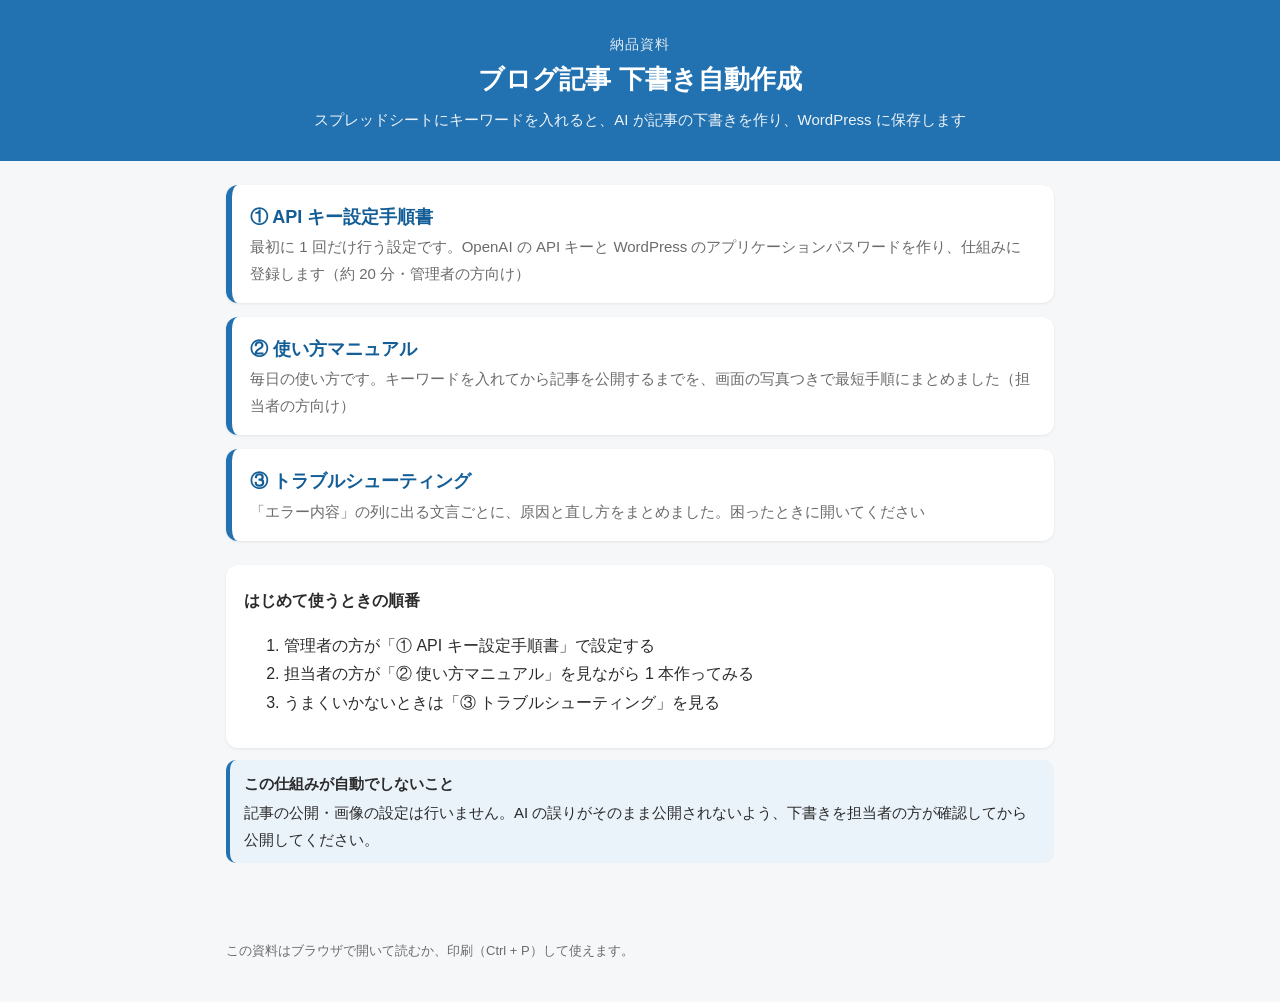
<file: docs/client/index.html>
<!DOCTYPE html>
<html lang="ja">
<head>
<meta charset="utf-8">
<meta name="viewport" content="width=device-width, initial-scale=1">
<title>ブログ記事 下書き自動作成 納品資料</title>
<link rel="stylesheet" href="style.css">
</head>
<body>
<header class="cover">
  <p class="kind">納品資料</p>
  <h1>ブログ記事 下書き自動作成</h1>
  <p>スプレッドシートにキーワードを入れると、AI が記事の下書きを作り、WordPress に保存します</p>
</header>
<main>
  <div class="docs">
    <a class="doc" href="api-setup.html">
      <div class="t">① API キー設定手順書</div>
      <div class="d">最初に 1 回だけ行う設定です。OpenAI の API キーと WordPress のアプリケーションパスワードを作り、仕組みに登録します（約 20 分・管理者の方向け）</div>
    </a>
    <a class="doc" href="manual.html">
      <div class="t">② 使い方マニュアル</div>
      <div class="d">毎日の使い方です。キーワードを入れてから記事を公開するまでを、画面の写真つきで最短手順にまとめました（担当者の方向け）</div>
    </a>
    <a class="doc" href="troubleshooting.html">
      <div class="t">③ トラブルシューティング</div>
      <div class="d">「エラー内容」の列に出る文言ごとに、原因と直し方をまとめました。困ったときに開いてください</div>
    </a>
  </div>

  <div class="card">
    <p><strong>はじめて使うときの順番</strong></p>
    <ol>
      <li>管理者の方が「① API キー設定手順書」で設定する</li>
      <li>担当者の方が「② 使い方マニュアル」を見ながら 1 本作ってみる</li>
      <li>うまくいかないときは「③ トラブルシューティング」を見る</li>
    </ol>
  </div>

  <div class="note">
    <strong>この仕組みが自動でしないこと</strong>
    記事の公開・画像の設定は行いません。AI の誤りがそのまま公開されないよう、下書きを担当者の方が確認してから公開してください。
  </div>
</main>
<footer>この資料はブラウザで開いて読むか、印刷（Ctrl + P）して使えます。</footer>
</body>
</html>
</file>
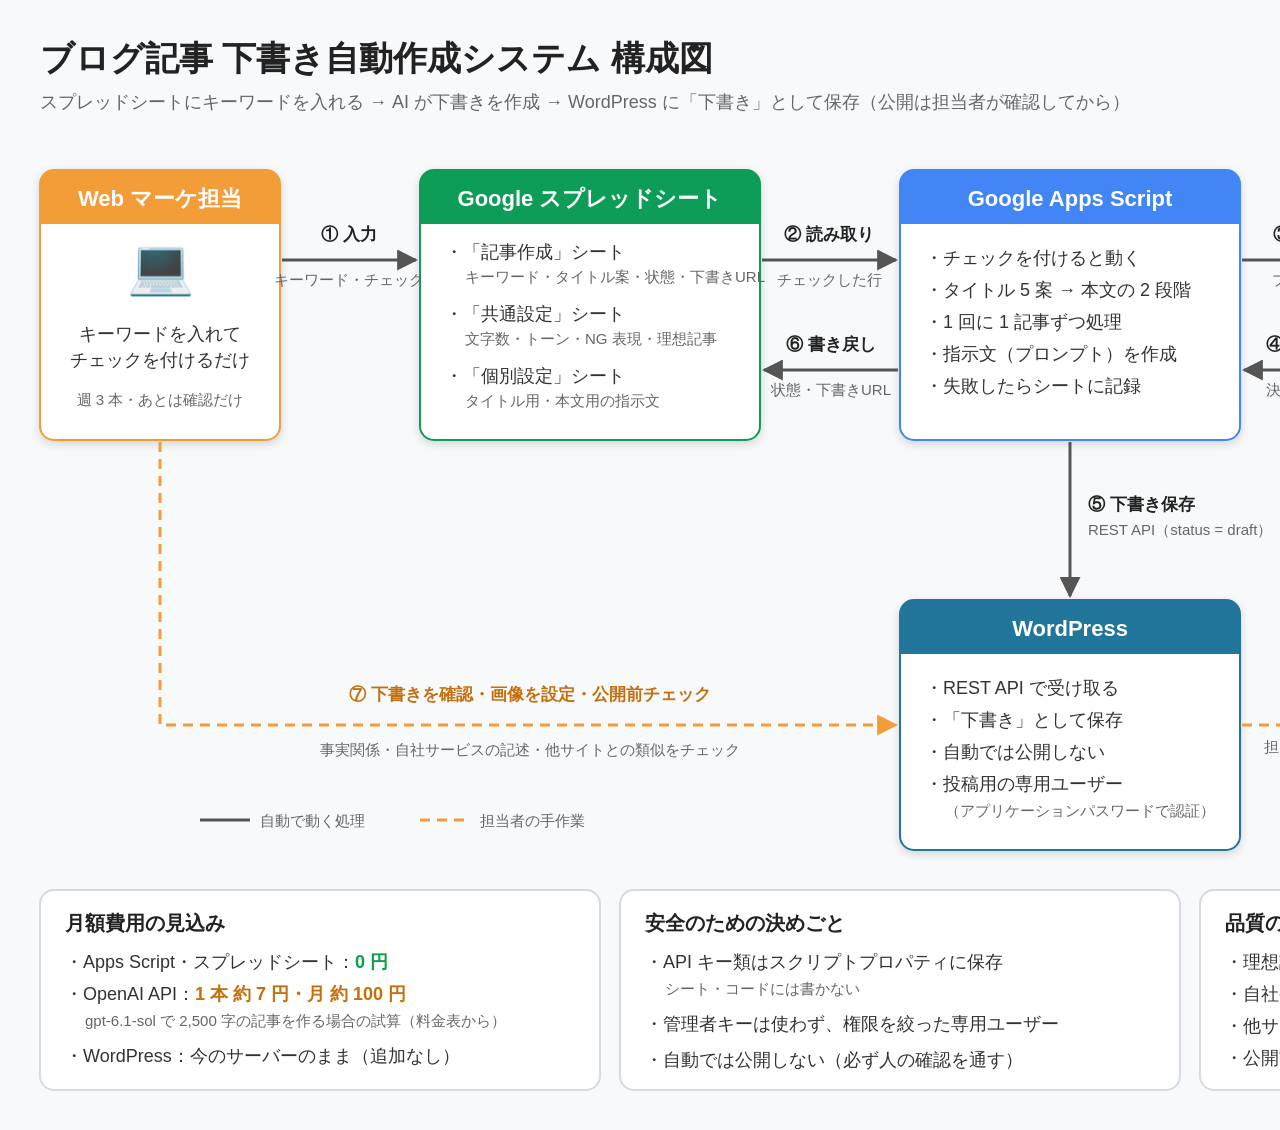
<file: architecture.html>
<!DOCTYPE html>
<html><head><meta charset="utf-8">
<style>
  html,body{margin:0;padding:0;background:#fff;}
  svg{display:block;font-family:"Yu Gothic UI","Yu Gothic","Meiryo",sans-serif;}
  .h{font-size:22px;font-weight:700;fill:#fff;}
  .b{font-size:18px;fill:#333;}
  .l{font-size:17px;fill:#222;font-weight:600;}
  .s{font-size:15px;fill:#666;}
  .t{font-size:20px;font-weight:700;fill:#222;}
  .line{stroke:#555;stroke-width:3;fill:none;marker-end:url(#arw);}
  .manual{stroke:#F29D38;stroke-dasharray:10 7;marker-end:url(#arwO);}
</style></head>
<body>
<svg width="1800" height="1130" viewBox="0 0 1800 1130" xmlns="http://www.w3.org/2000/svg">
  <defs>
    <marker id="arw" viewBox="0 0 10 10" refX="9" refY="5" markerWidth="7" markerHeight="7" orient="auto-start-reverse">
      <path d="M0,0 L10,5 L0,10 z" fill="#555"/>
    </marker>
    <marker id="arwO" viewBox="0 0 10 10" refX="9" refY="5" markerWidth="7" markerHeight="7" orient="auto-start-reverse">
      <path d="M0,0 L10,5 L0,10 z" fill="#F29D38"/>
    </marker>
    <filter id="sh" x="-5%" y="-5%" width="110%" height="115%">
      <feDropShadow dx="0" dy="3" stdDeviation="4" flood-opacity="0.15"/>
    </filter>
  </defs>

  <rect width="1800" height="1130" fill="#F7F9FB"/>
  <text x="40" y="70" style="font-size:34px;font-weight:700;fill:#222">ブログ記事 下書き自動作成システム 構成図</text>
  <text x="40" y="108" class="s" style="font-size:18px">スプレッドシートにキーワードを入れる → AI が下書きを作成 → WordPress に「下書き」として保存（公開は担当者が確認してから）</text>

  <!-- マーケ担当 -->
  <g filter="url(#sh)">
    <rect x="40" y="170" width="240" height="270" rx="14" fill="#fff" stroke="#F29D38" stroke-width="2"/>
    <path d="M40,184 a14,14 0 0 1 14,-14 h212 a14,14 0 0 1 14,14 v40 h-240 z" fill="#F29D38"/>
  </g>
  <text x="160" y="206" class="h" text-anchor="middle">Web マーケ担当</text>
  <text x="160" y="285" style="font-size:54px" text-anchor="middle">💻</text>
  <text x="160" y="340" class="b" text-anchor="middle">キーワードを入れて</text>
  <text x="160" y="366" class="b" text-anchor="middle">チェックを付けるだけ</text>
  <text x="160" y="405" class="s" text-anchor="middle">週 3 本・あとは確認だけ</text>

  <!-- スプレッドシート -->
  <g filter="url(#sh)">
    <rect x="420" y="170" width="340" height="270" rx="14" fill="#fff" stroke="#0F9D58" stroke-width="2"/>
    <path d="M420,184 a14,14 0 0 1 14,-14 h312 a14,14 0 0 1 14,14 v40 h-340 z" fill="#0F9D58"/>
  </g>
  <text x="590" y="206" class="h" text-anchor="middle">Google スプレッドシート</text>
  <text x="445" y="258" class="b">・「記事作成」シート</text>
  <text x="465" y="282" class="s">キーワード・タイトル案・状態・下書きURL</text>
  <text x="445" y="320" class="b">・「共通設定」シート</text>
  <text x="465" y="344" class="s">文字数・トーン・NG 表現・理想記事</text>
  <text x="445" y="382" class="b">・「個別設定」シート</text>
  <text x="465" y="406" class="s">タイトル用・本文用の指示文</text>

  <!-- GAS -->
  <g filter="url(#sh)">
    <rect x="900" y="170" width="340" height="270" rx="14" fill="#fff" stroke="#4285F4" stroke-width="2"/>
    <path d="M900,184 a14,14 0 0 1 14,-14 h312 a14,14 0 0 1 14,14 v40 h-340 z" fill="#4285F4"/>
  </g>
  <text x="1070" y="206" class="h" text-anchor="middle">Google Apps Script</text>
  <text x="925" y="264" class="b">・チェックを付けると動く</text>
  <text x="925" y="296" class="b">・タイトル 5 案 → 本文の 2 段階</text>
  <text x="925" y="328" class="b">・1 回に 1 記事ずつ処理</text>
  <text x="925" y="360" class="b">・指示文（プロンプト）を作成</text>
  <text x="925" y="392" class="b">・失敗したらシートに記録</text>

  <!-- OpenAI API -->
  <g filter="url(#sh)">
    <rect x="1380" y="170" width="380" height="270" rx="14" fill="#fff" stroke="#4A4F57" stroke-width="2"/>
    <path d="M1380,184 a14,14 0 0 1 14,-14 h352 a14,14 0 0 1 14,14 v40 h-380 z" fill="#4A4F57"/>
  </g>
  <text x="1570" y="206" class="h" text-anchor="middle">OpenAI API（ChatGPT）</text>
  <text x="1405" y="264" class="b">・ChatGPT と同じ GPT モデル</text>
  <text x="1405" y="296" class="b">・使った分だけの従量課金</text>
  <text x="1425" y="322" class="s">（ChatGPT の月額プランとは別の契約）</text>
  <text x="1405" y="360" class="b">・出力：タイトル 5 案、導入／</text>
  <text x="1405" y="388" class="b">　H2×3／まとめ／説明文</text>

  <!-- WordPress -->
  <g filter="url(#sh)">
    <rect x="900" y="600" width="340" height="250" rx="14" fill="#fff" stroke="#21759B" stroke-width="2"/>
    <path d="M900,614 a14,14 0 0 1 14,-14 h312 a14,14 0 0 1 14,14 v40 h-340 z" fill="#21759B"/>
  </g>
  <text x="1070" y="636" class="h" text-anchor="middle">WordPress</text>
  <text x="925" y="694" class="b">・REST API で受け取る</text>
  <text x="925" y="726" class="b">・「下書き」として保存</text>
  <text x="925" y="758" class="b">・自動では公開しない</text>
  <text x="925" y="790" class="b">・投稿用の専用ユーザー</text>
  <text x="945" y="816" class="s">（アプリケーションパスワードで認証）</text>

  <!-- 公開ブログ -->
  <g filter="url(#sh)">
    <rect x="1380" y="600" width="380" height="250" rx="14" fill="#fff" stroke="#6B7785" stroke-width="2"/>
    <path d="M1380,614 a14,14 0 0 1 14,-14 h352 a14,14 0 0 1 14,14 v40 h-380 z" fill="#6B7785"/>
  </g>
  <text x="1570" y="636" class="h" text-anchor="middle">ブログ（公開）</text>
  <text x="1405" y="694" class="b">・example-saas.co.jp/blog/</text>
  <text x="1405" y="726" class="b">・読者：中小企業の</text>
  <text x="1405" y="752" class="b">　労務・総務の担当者</text>
  <text x="1405" y="790" class="b">・2,000〜3,000 字／週 3 本</text>

  <!-- ① 担当 → シート -->
  <path class="line" d="M282,260 H416"/>
  <text x="349" y="240" class="l" text-anchor="middle">① 入力</text>
  <text x="349" y="285" class="s" text-anchor="middle">キーワード・チェック</text>

  <!-- ② シート → GAS -->
  <path class="line" d="M762,260 H896"/>
  <text x="829" y="240" class="l" text-anchor="middle">② 読み取り</text>
  <text x="829" y="285" class="s" text-anchor="middle">チェックした行</text>
  <!-- ⑥ GAS → シート -->
  <path class="line" d="M898,370 H764"/>
  <text x="831" y="350" class="l" text-anchor="middle">⑥ 書き戻し</text>
  <text x="831" y="395" class="s" text-anchor="middle">状態・下書きURL</text>

  <!-- ③ GAS → OpenAI -->
  <path class="line" d="M1242,260 H1376"/>
  <text x="1309" y="240" class="l" text-anchor="middle">③ 指示文</text>
  <text x="1309" y="285" class="s" text-anchor="middle">プロンプト</text>
  <!-- ④ OpenAI → GAS -->
  <path class="line" d="M1378,370 H1244"/>
  <text x="1311" y="350" class="l" text-anchor="middle">④ 記事本文</text>
  <text x="1311" y="395" class="s" text-anchor="middle">決まった形式</text>

  <!-- ⑤ GAS → WordPress -->
  <path class="line" d="M1070,442 V596"/>
  <text x="1088" y="510" class="l">⑤ 下書き保存</text>
  <text x="1088" y="535" class="s">REST API（status = draft）</text>

  <!-- ⑦ 担当 → WordPress（手作業） -->
  <path class="line manual" d="M160,442 V725 H896"/>
  <text x="530" y="700" class="l" text-anchor="middle" style="fill:#C46F0C">⑦ 下書きを確認・画像を設定・公開前チェック</text>
  <text x="530" y="755" class="s" text-anchor="middle">事実関係・自社サービスの記述・他サイトとの類似をチェック</text>

  <!-- ⑧ WordPress → ブログ（手作業） -->
  <path class="line manual" d="M1242,725 H1376"/>
  <text x="1309" y="705" class="l" text-anchor="middle" style="fill:#C46F0C">⑧ 公開</text>
  <text x="1309" y="752" class="s" text-anchor="middle">担当者が押す</text>

  <!-- 凡例 -->
  <line x1="200" y1="820" x2="250" y2="820" style="stroke:#555;stroke-width:3"/>
  <text x="260" y="826" class="s">自動で動く処理</text>
  <line x1="420" y1="820" x2="470" y2="820" style="stroke:#F29D38;stroke-width:3;stroke-dasharray:10 7"/>
  <text x="480" y="826" class="s">担当者の手作業</text>

  <!-- 下段：ポイント -->
  <g>
    <rect x="40" y="890" width="560" height="200" rx="14" fill="#fff" stroke="#D5DBE1" stroke-width="2"/>
    <text x="65" y="930" class="t">月額費用の見込み</text>
    <text x="65" y="968" class="b">・Apps Script・スプレッドシート：<tspan style="font-weight:700;fill:#06A048">0 円</tspan></text>
    <text x="65" y="1000" class="b">・OpenAI API：<tspan style="font-weight:700;fill:#C46F0C">1 本 約 7 円・月 約 100 円</tspan></text>
    <text x="85" y="1026" class="s">gpt-6.1-sol で 2,500 字の記事を作る場合の試算（料金表から）</text>
    <text x="65" y="1062" class="b">・WordPress：今のサーバーのまま（追加なし）</text>
  </g>
  <g>
    <rect x="620" y="890" width="560" height="200" rx="14" fill="#fff" stroke="#D5DBE1" stroke-width="2"/>
    <text x="645" y="930" class="t">安全のための決めごと</text>
    <text x="645" y="968" class="b">・API キー類はスクリプトプロパティに保存</text>
    <text x="665" y="994" class="s">シート・コードには書かない</text>
    <text x="645" y="1030" class="b">・管理者キーは使わず、権限を絞った専用ユーザー</text>
    <text x="645" y="1066" class="b">・自動では公開しない（必ず人の確認を通す）</text>
  </g>
  <g>
    <rect x="1200" y="890" width="560" height="200" rx="14" fill="#fff" stroke="#D5DBE1" stroke-width="2"/>
    <text x="1225" y="930" class="t">品質の担保（コピペチェックの代わり）</text>
    <text x="1225" y="968" class="b">・理想記事の文体・構成を手本として指示</text>
    <text x="1225" y="1000" class="b">・自社視点・独自の切り口を必ず入れるよう指示</text>
    <text x="1225" y="1032" class="b">・他サイトの文章の転載・長い引用を禁止</text>
    <text x="1225" y="1064" class="b">・公開前に担当者が確認（⑦）</text>
  </g>
</svg>
</body></html>
</file>
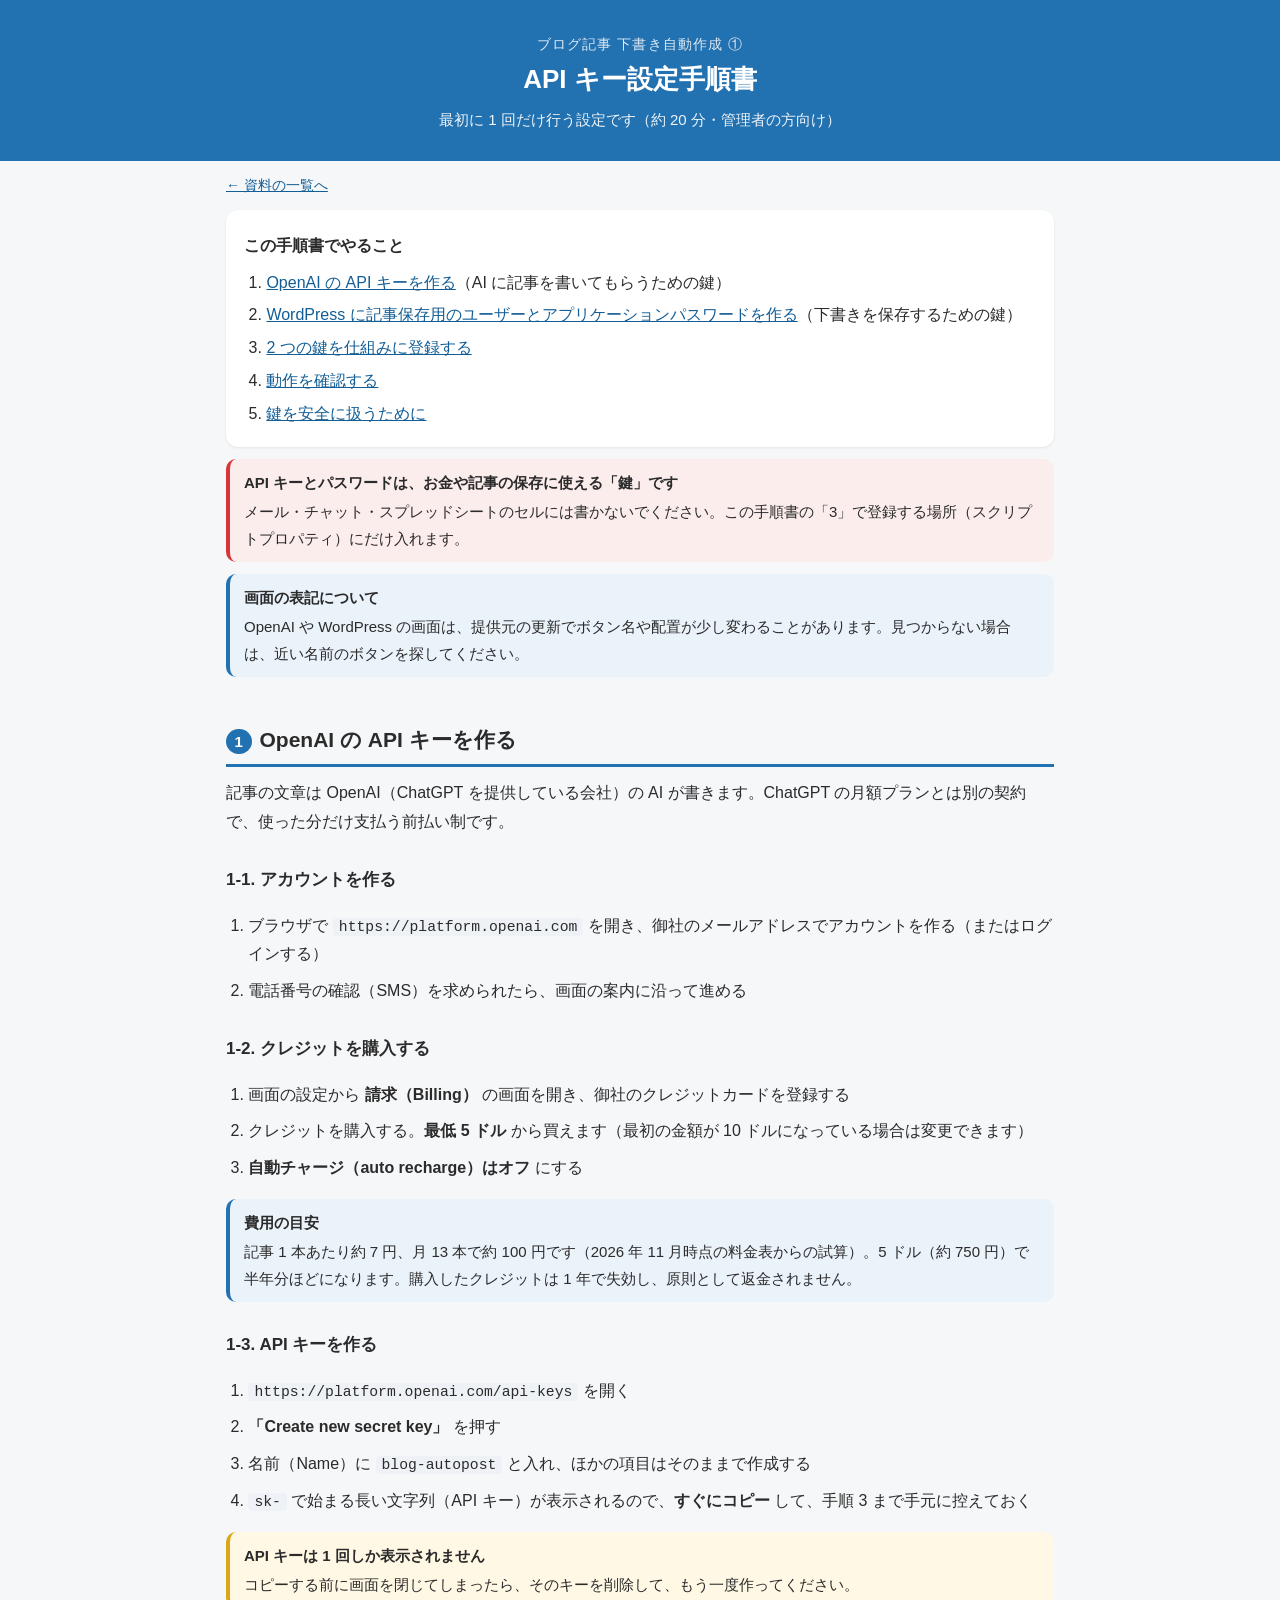
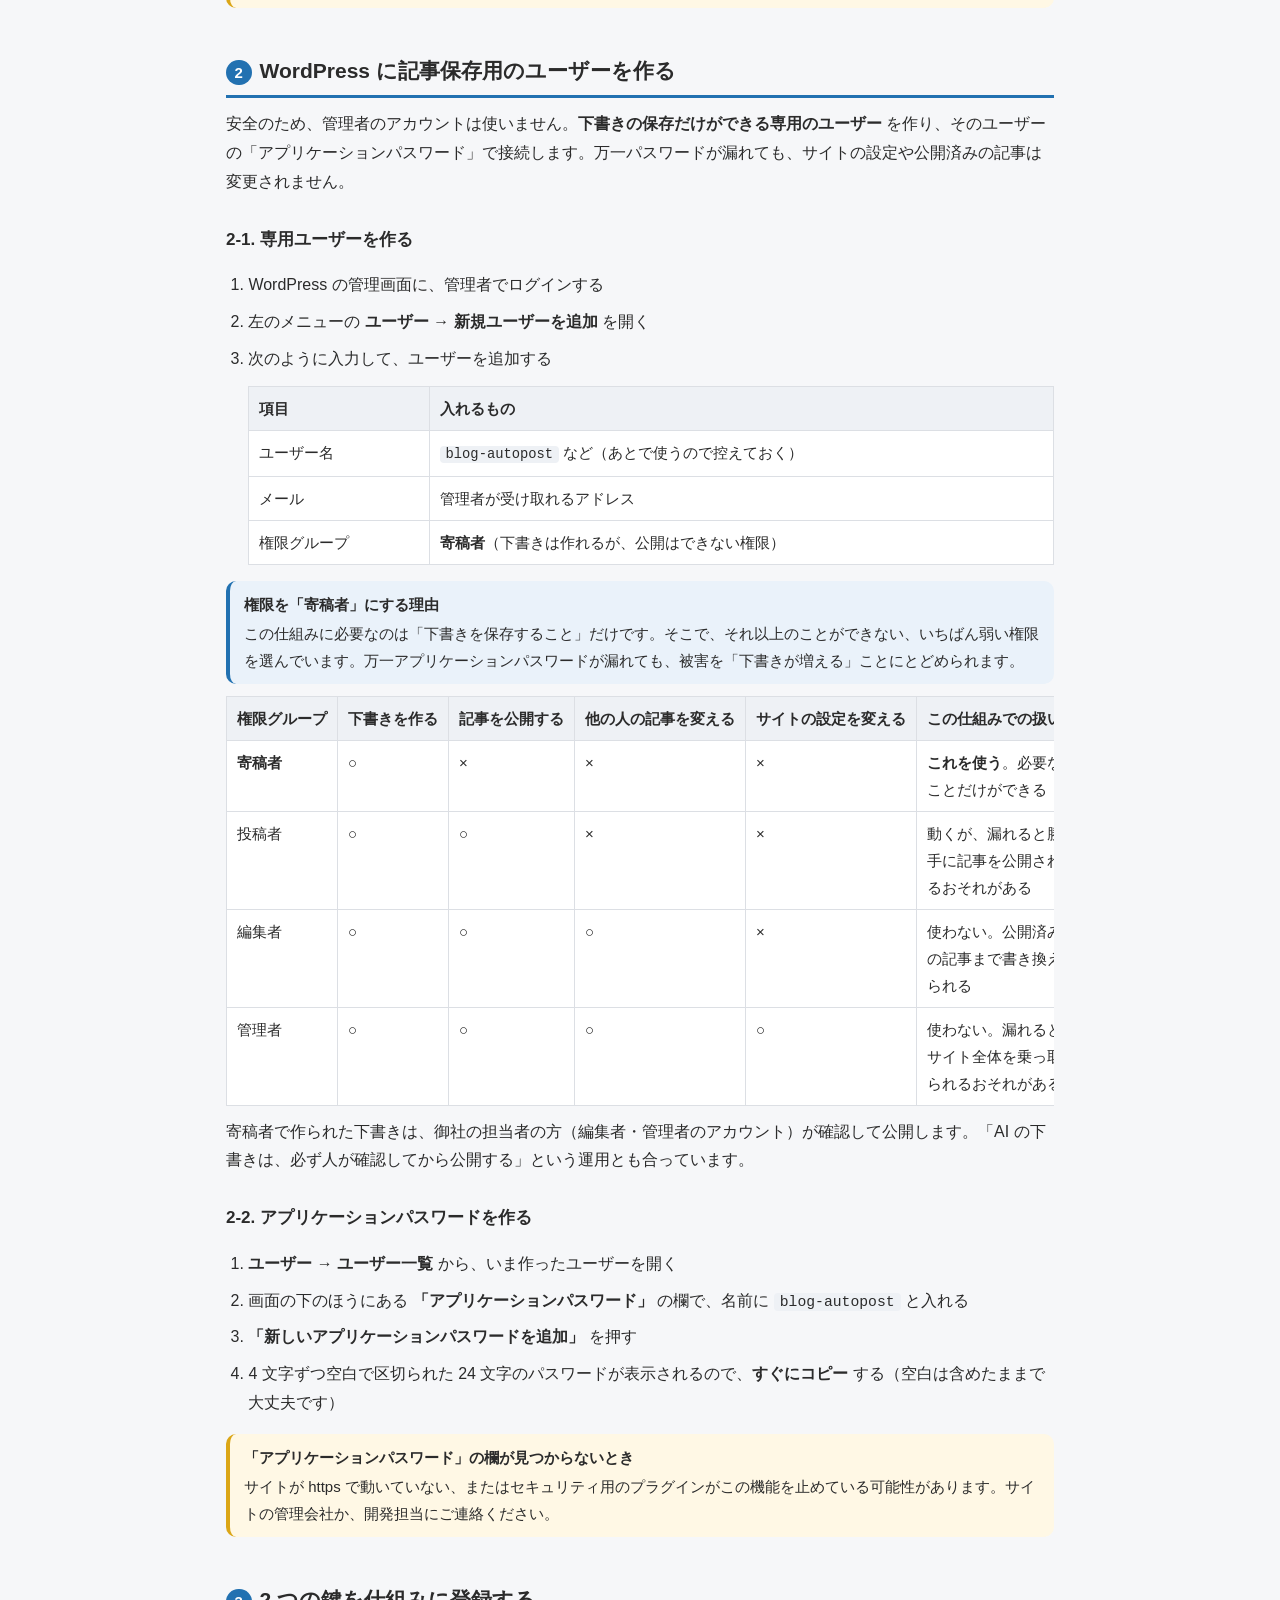
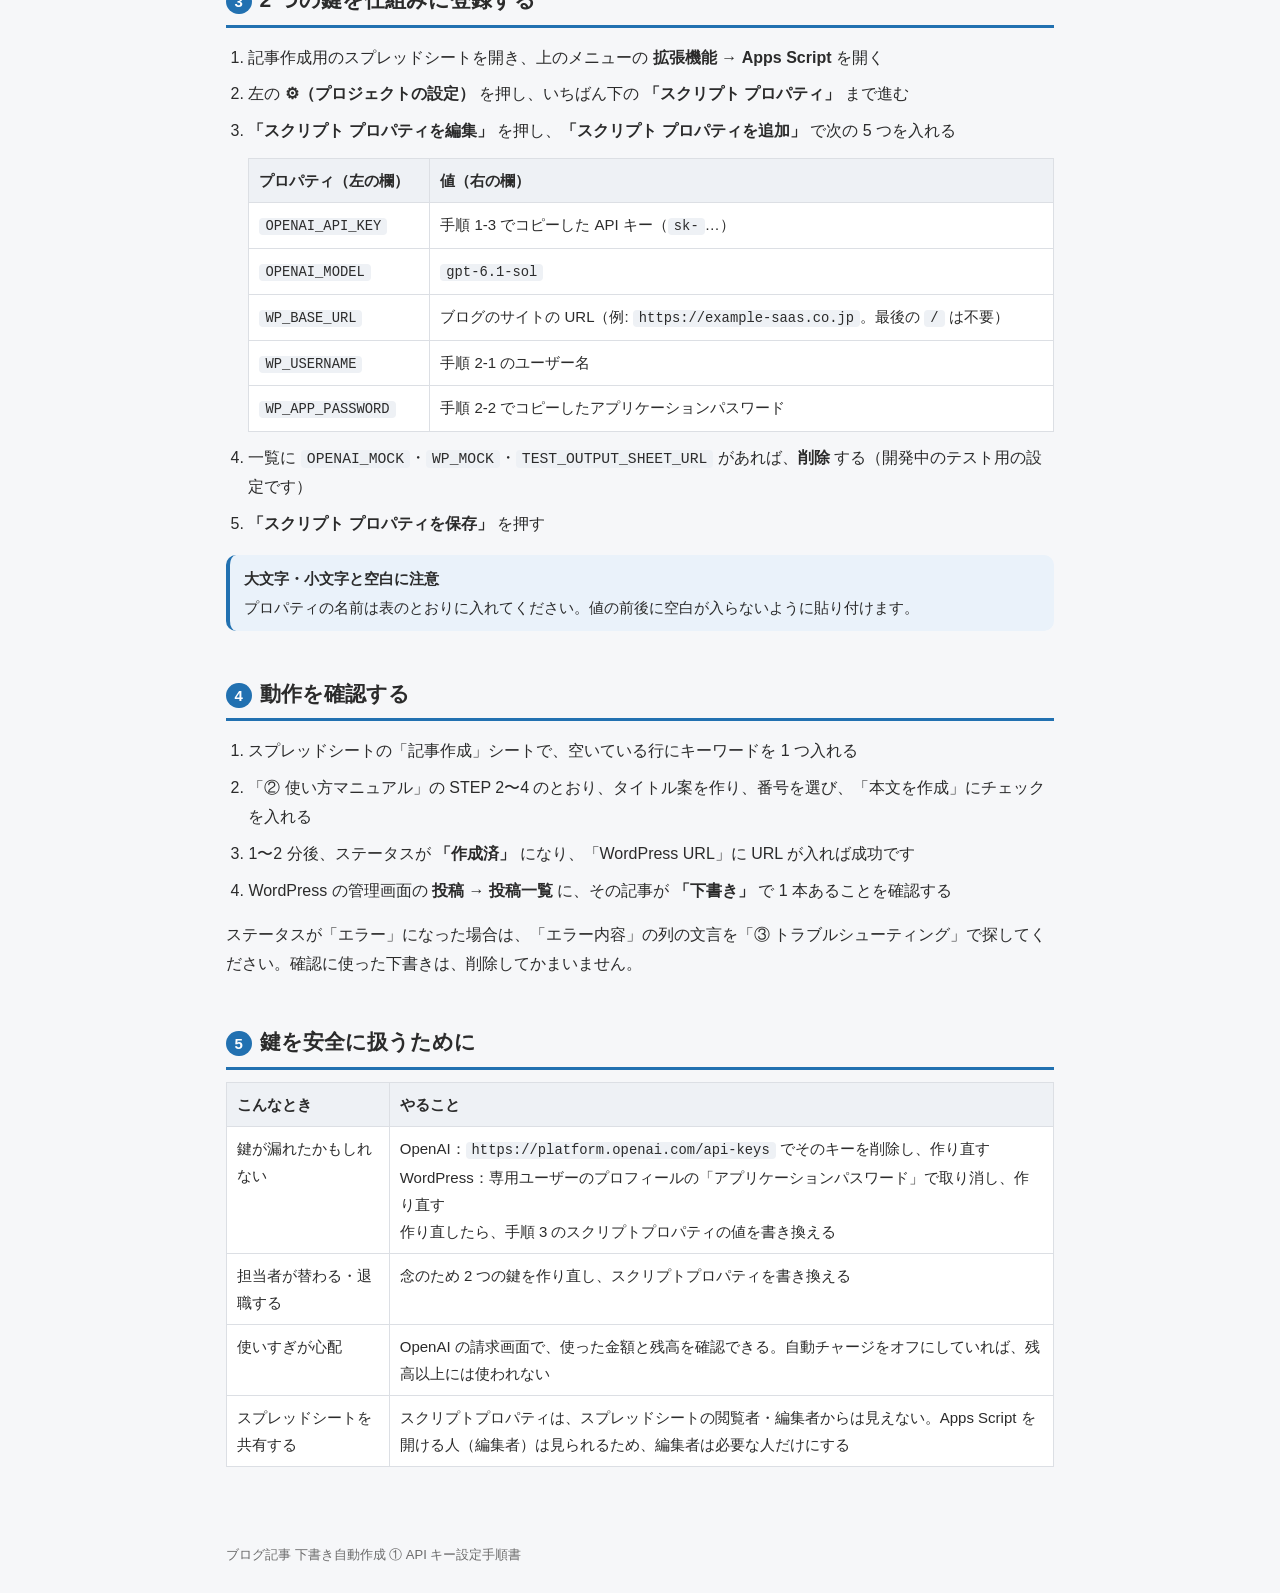
<file: docs/client/api-setup.html>
<!DOCTYPE html>
<html lang="ja">
<head>
<meta charset="utf-8">
<meta name="viewport" content="width=device-width, initial-scale=1">
<title>API キー設定手順書</title>
<link rel="stylesheet" href="style.css">
</head>
<body>
<header class="cover">
  <p class="kind">ブログ記事 下書き自動作成 ①</p>
  <h1>API キー設定手順書</h1>
  <p>最初に 1 回だけ行う設定です（約 20 分・管理者の方向け）</p>
</header>
<nav class="back"><a href="index.html">← 資料の一覧へ</a></nav>
<main>

<div class="card toc">
  <p><strong>この手順書でやること</strong></p>
  <ol>
    <li><a href="#openai">OpenAI の API キーを作る</a>（AI に記事を書いてもらうための鍵）</li>
    <li><a href="#wordpress">WordPress に記事保存用のユーザーとアプリケーションパスワードを作る</a>（下書きを保存するための鍵）</li>
    <li><a href="#properties">2 つの鍵を仕組みに登録する</a></li>
    <li><a href="#check">動作を確認する</a></li>
    <li><a href="#safety">鍵を安全に扱うために</a></li>
  </ol>
</div>

<div class="danger">
  <strong>API キーとパスワードは、お金や記事の保存に使える「鍵」です</strong>
  メール・チャット・スプレッドシートのセルには書かないでください。この手順書の「3」で登録する場所（スクリプトプロパティ）にだけ入れます。
</div>

<div class="note">
  <strong>画面の表記について</strong>
  OpenAI や WordPress の画面は、提供元の更新でボタン名や配置が少し変わることがあります。見つからない場合は、近い名前のボタンを探してください。
</div>

<h2 id="openai"><span class="num">1</span>OpenAI の API キーを作る</h2>
<p>記事の文章は OpenAI（ChatGPT を提供している会社）の AI が書きます。ChatGPT の月額プランとは別の契約で、使った分だけ支払う前払い制です。</p>

<h3>1-1. アカウントを作る</h3>
<ol class="steps">
  <li>ブラウザで <code>https://platform.openai.com</code> を開き、御社のメールアドレスでアカウントを作る（またはログインする）</li>
  <li>電話番号の確認（SMS）を求められたら、画面の案内に沿って進める</li>
</ol>

<h3>1-2. クレジットを購入する</h3>
<ol class="steps">
  <li>画面の設定から <strong>請求（Billing）</strong> の画面を開き、御社のクレジットカードを登録する</li>
  <li>クレジットを購入する。<strong>最低 5 ドル</strong> から買えます（最初の金額が 10 ドルになっている場合は変更できます）</li>
  <li><strong>自動チャージ（auto recharge）はオフ</strong> にする</li>
</ol>
<div class="note">
  <strong>費用の目安</strong>
  記事 1 本あたり約 7 円、月 13 本で約 100 円です（2026 年 11 月時点の料金表からの試算）。5 ドル（約 750 円）で半年分ほどになります。購入したクレジットは 1 年で失効し、原則として返金されません。
</div>

<h3>1-3. API キーを作る</h3>
<ol class="steps">
  <li><code>https://platform.openai.com/api-keys</code> を開く</li>
  <li><strong>「Create new secret key」</strong> を押す</li>
  <li>名前（Name）に <code>blog-autopost</code> と入れ、ほかの項目はそのままで作成する</li>
  <li><code>sk-</code> で始まる長い文字列（API キー）が表示されるので、<strong>すぐにコピー</strong> して、手順 3 まで手元に控えておく</li>
</ol>
<div class="warn">
  <strong>API キーは 1 回しか表示されません</strong>
  コピーする前に画面を閉じてしまったら、そのキーを削除して、もう一度作ってください。
</div>

<h2 id="wordpress"><span class="num">2</span>WordPress に記事保存用のユーザーを作る</h2>
<p>安全のため、管理者のアカウントは使いません。<strong>下書きの保存だけができる専用のユーザー</strong> を作り、そのユーザーの「アプリケーションパスワード」で接続します。万一パスワードが漏れても、サイトの設定や公開済みの記事は変更されません。</p>

<h3>2-1. 専用ユーザーを作る</h3>
<ol class="steps">
  <li>WordPress の管理画面に、管理者でログインする</li>
  <li>左のメニューの <strong>ユーザー → 新規ユーザーを追加</strong> を開く</li>
  <li>次のように入力して、ユーザーを追加する
    <div class="table-wrap"><table>
      <tr><th>項目</th><th>入れるもの</th></tr>
      <tr><td>ユーザー名</td><td><code>blog-autopost</code> など（あとで使うので控えておく）</td></tr>
      <tr><td>メール</td><td>管理者が受け取れるアドレス</td></tr>
      <tr><td>権限グループ</td><td><strong>寄稿者</strong>（下書きは作れるが、公開はできない権限）</td></tr>
    </table></div>
  </li>
</ol>

<div class="note">
  <strong>権限を「寄稿者」にする理由</strong>
  この仕組みに必要なのは「下書きを保存すること」だけです。そこで、それ以上のことができない、いちばん弱い権限を選んでいます。万一アプリケーションパスワードが漏れても、被害を「下書きが増える」ことにとどめられます。
</div>
<div class="table-wrap"><table>
  <tr><th>権限グループ</th><th>下書きを作る</th><th>記事を公開する</th><th>他の人の記事を変える</th><th>サイトの設定を変える</th><th>この仕組みでの扱い</th></tr>
  <tr><td><strong>寄稿者</strong></td><td>○</td><td>×</td><td>×</td><td>×</td><td><strong>これを使う</strong>。必要なことだけができる</td></tr>
  <tr><td>投稿者</td><td>○</td><td>○</td><td>×</td><td>×</td><td>動くが、漏れると勝手に記事を公開されるおそれがある</td></tr>
  <tr><td>編集者</td><td>○</td><td>○</td><td>○</td><td>×</td><td>使わない。公開済みの記事まで書き換えられる</td></tr>
  <tr><td>管理者</td><td>○</td><td>○</td><td>○</td><td>○</td><td>使わない。漏れるとサイト全体を乗っ取られるおそれがある</td></tr>
</table></div>
<p>寄稿者で作られた下書きは、御社の担当者の方（編集者・管理者のアカウント）が確認して公開します。「AI の下書きは、必ず人が確認してから公開する」という運用とも合っています。</p>

<h3>2-2. アプリケーションパスワードを作る</h3>
<ol class="steps">
  <li><strong>ユーザー → ユーザー一覧</strong> から、いま作ったユーザーを開く</li>
  <li>画面の下のほうにある <strong>「アプリケーションパスワード」</strong> の欄で、名前に <code>blog-autopost</code> と入れる</li>
  <li><strong>「新しいアプリケーションパスワードを追加」</strong> を押す</li>
  <li>4 文字ずつ空白で区切られた 24 文字のパスワードが表示されるので、<strong>すぐにコピー</strong> する（空白は含めたままで大丈夫です）</li>
</ol>
<div class="warn">
  <strong>「アプリケーションパスワード」の欄が見つからないとき</strong>
  サイトが https で動いていない、またはセキュリティ用のプラグインがこの機能を止めている可能性があります。サイトの管理会社か、開発担当にご連絡ください。
</div>

<h2 id="properties"><span class="num">3</span>2 つの鍵を仕組みに登録する</h2>
<ol class="steps">
  <li>記事作成用のスプレッドシートを開き、上のメニューの <strong>拡張機能 → Apps Script</strong> を開く</li>
  <li>左の <strong>⚙（プロジェクトの設定）</strong> を押し、いちばん下の <strong>「スクリプト プロパティ」</strong> まで進む</li>
  <li><strong>「スクリプト プロパティを編集」</strong> を押し、<strong>「スクリプト プロパティを追加」</strong> で次の 5 つを入れる
    <div class="table-wrap"><table>
      <tr><th>プロパティ（左の欄）</th><th>値（右の欄）</th></tr>
      <tr><td><code>OPENAI_API_KEY</code></td><td>手順 1-3 でコピーした API キー（<code>sk-</code>…）</td></tr>
      <tr><td><code>OPENAI_MODEL</code></td><td><code>gpt-6.1-sol</code></td></tr>
      <tr><td><code>WP_BASE_URL</code></td><td>ブログのサイトの URL（例: <code>https://example-saas.co.jp</code>。最後の <code>/</code> は不要）</td></tr>
      <tr><td><code>WP_USERNAME</code></td><td>手順 2-1 のユーザー名</td></tr>
      <tr><td><code>WP_APP_PASSWORD</code></td><td>手順 2-2 でコピーしたアプリケーションパスワード</td></tr>
    </table></div>
  </li>
  <li>一覧に <code>OPENAI_MOCK</code>・<code>WP_MOCK</code>・<code>TEST_OUTPUT_SHEET_URL</code> があれば、<strong>削除</strong> する（開発中のテスト用の設定です）</li>
  <li><strong>「スクリプト プロパティを保存」</strong> を押す</li>
</ol>
<div class="note">
  <strong>大文字・小文字と空白に注意</strong>
  プロパティの名前は表のとおりに入れてください。値の前後に空白が入らないように貼り付けます。
</div>

<h2 id="check"><span class="num">4</span>動作を確認する</h2>
<ol class="steps">
  <li>スプレッドシートの「記事作成」シートで、空いている行にキーワードを 1 つ入れる</li>
  <li>「② 使い方マニュアル」の STEP 2〜4 のとおり、タイトル案を作り、番号を選び、「本文を作成」にチェックを入れる</li>
  <li>1〜2 分後、ステータスが <strong>「作成済」</strong> になり、「WordPress URL」に URL が入れば成功です</li>
  <li>WordPress の管理画面の <strong>投稿 → 投稿一覧</strong> に、その記事が <strong>「下書き」</strong> で 1 本あることを確認する</li>
</ol>
<p>ステータスが「エラー」になった場合は、「エラー内容」の列の文言を「③ トラブルシューティング」で探してください。確認に使った下書きは、削除してかまいません。</p>

<h2 id="safety"><span class="num">5</span>鍵を安全に扱うために</h2>
<div class="table-wrap"><table>
  <tr><th>こんなとき</th><th>やること</th></tr>
  <tr><td>鍵が漏れたかもしれない</td><td>
    OpenAI：<code>https://platform.openai.com/api-keys</code> でそのキーを削除し、作り直す<br>
    WordPress：専用ユーザーのプロフィールの「アプリケーションパスワード」で取り消し、作り直す<br>
    作り直したら、手順 3 のスクリプトプロパティの値を書き換える
  </td></tr>
  <tr><td>担当者が替わる・退職する</td><td>念のため 2 つの鍵を作り直し、スクリプトプロパティを書き換える</td></tr>
  <tr><td>使いすぎが心配</td><td>OpenAI の請求画面で、使った金額と残高を確認できる。自動チャージをオフにしていれば、残高以上には使われない</td></tr>
  <tr><td>スプレッドシートを共有する</td><td>スクリプトプロパティは、スプレッドシートの閲覧者・編集者からは見えない。Apps Script を開ける人（編集者）は見られるため、編集者は必要な人だけにする</td></tr>
</table></div>

</main>
<footer>ブログ記事 下書き自動作成 ① API キー設定手順書</footer>
</body>
</html>
</file>
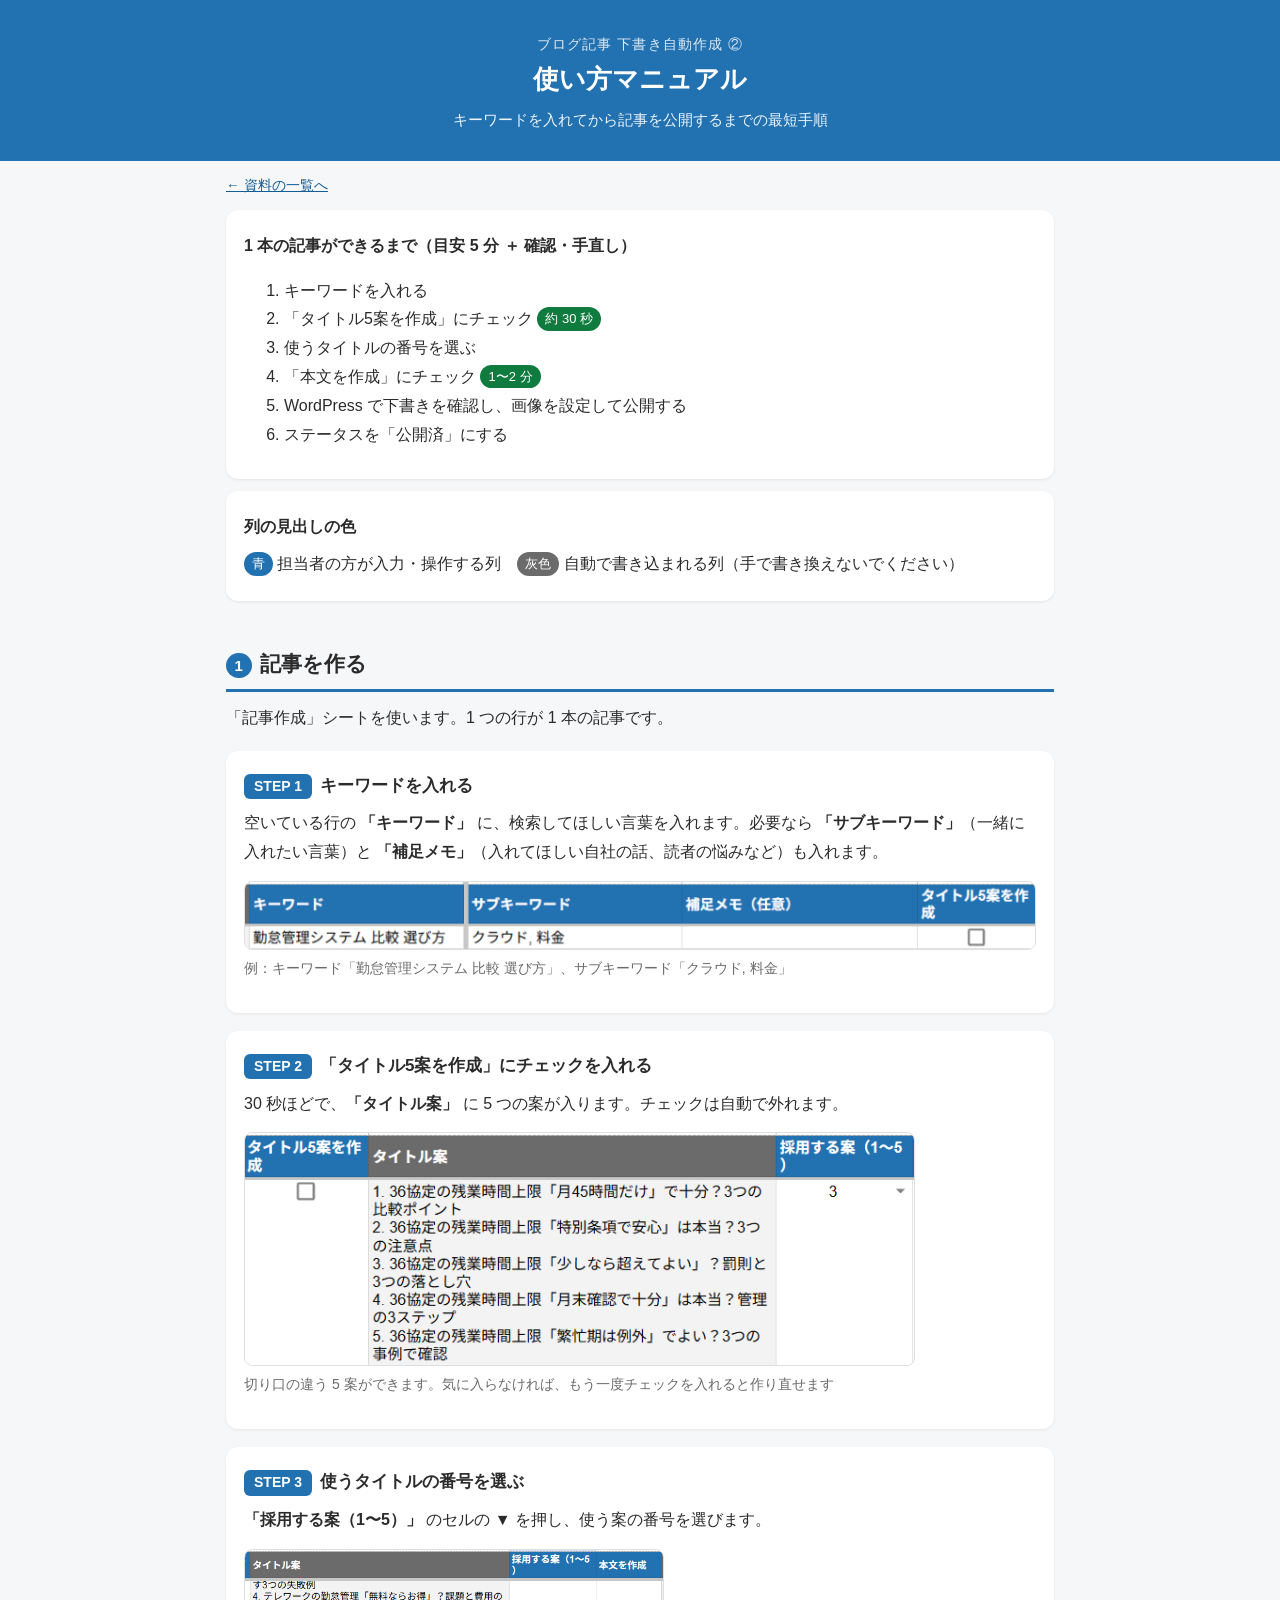
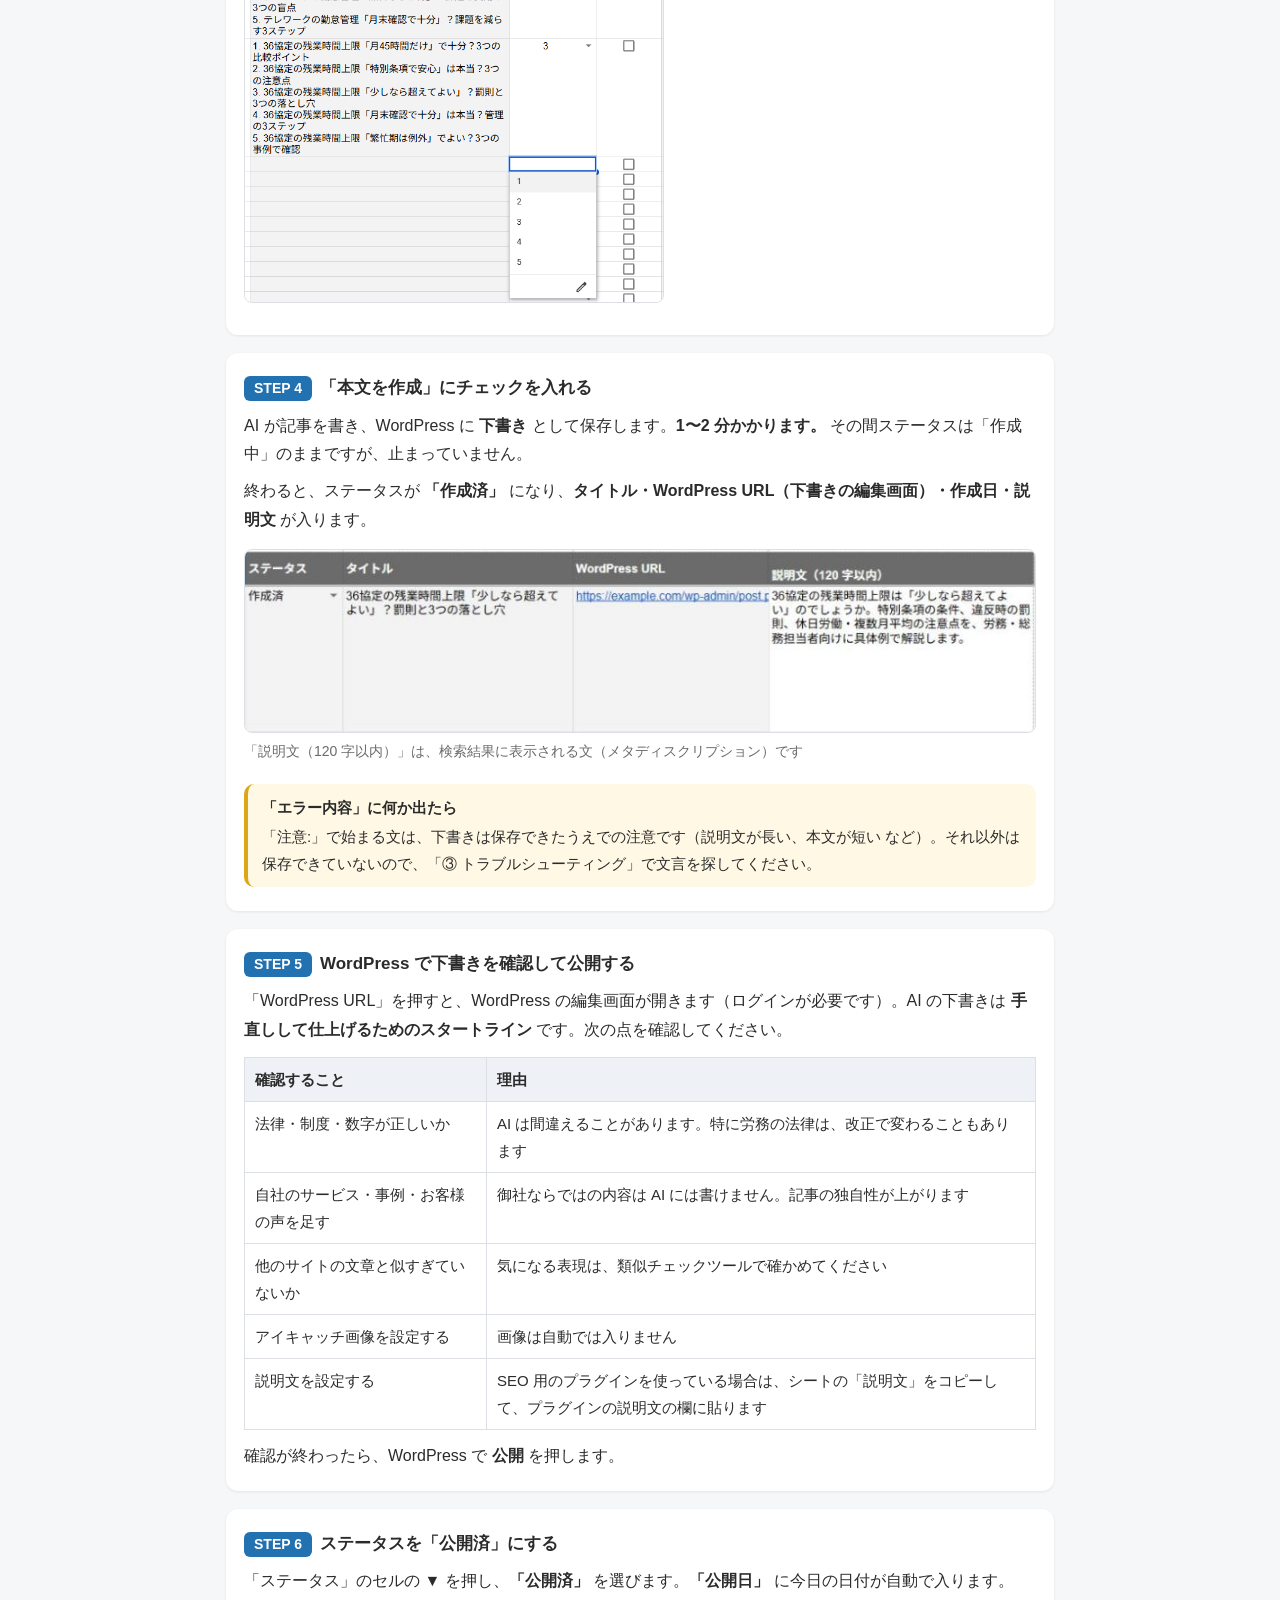
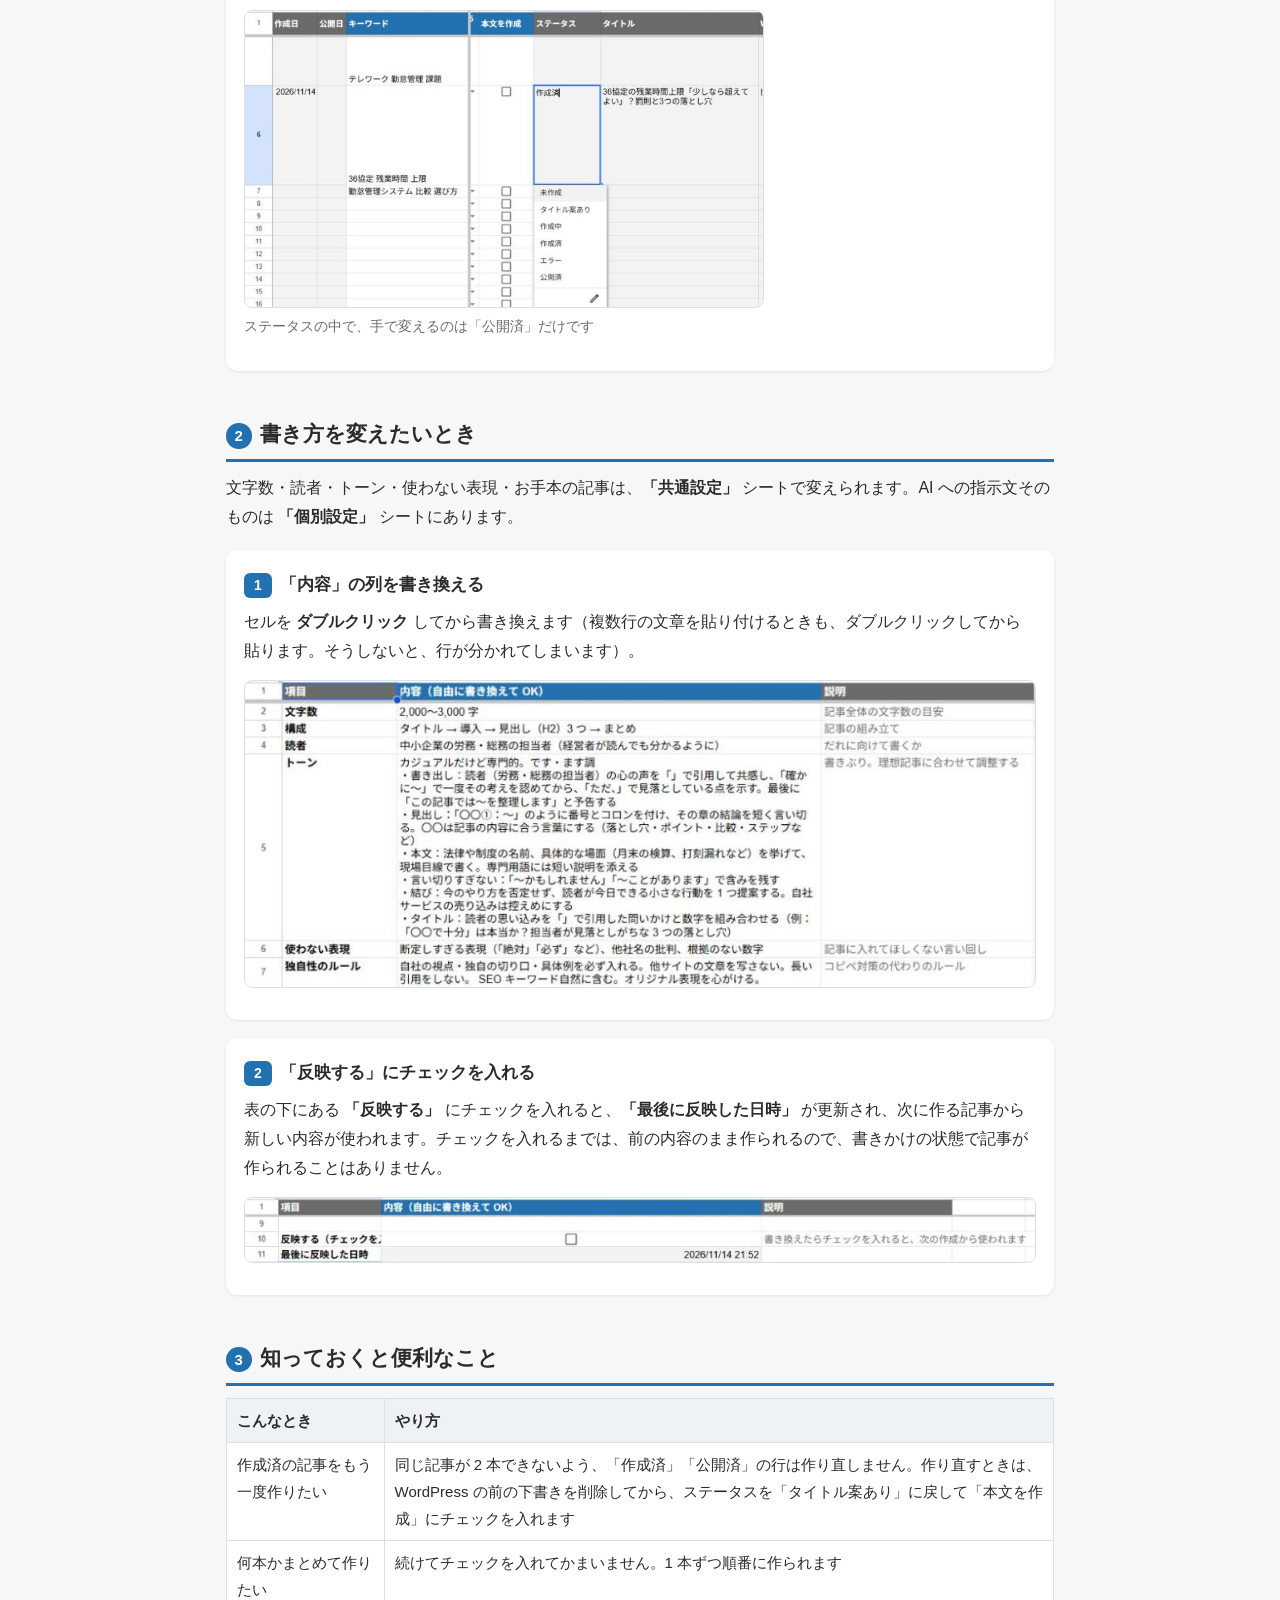
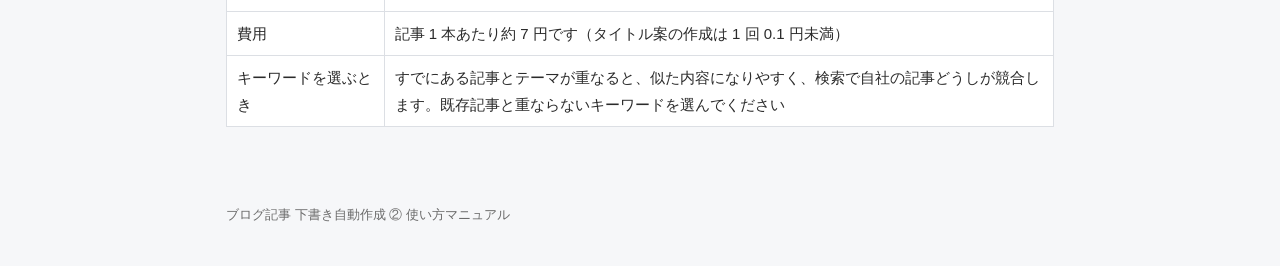
<file: docs/client/manual.html>
<!DOCTYPE html>
<html lang="ja">
<head>
<meta charset="utf-8">
<meta name="viewport" content="width=device-width, initial-scale=1">
<title>使い方マニュアル</title>
<link rel="stylesheet" href="style.css">
</head>
<body>
<header class="cover">
  <p class="kind">ブログ記事 下書き自動作成 ②</p>
  <h1>使い方マニュアル</h1>
  <p>キーワードを入れてから記事を公開するまでの最短手順</p>
</header>
<nav class="back"><a href="index.html">← 資料の一覧へ</a></nav>
<main>

<div class="card">
  <p><strong>1 本の記事ができるまで（目安 5 分 ＋ 確認・手直し）</strong></p>
  <ol>
    <li>キーワードを入れる</li>
    <li>「タイトル5案を作成」にチェック <span class="badge time">約 30 秒</span></li>
    <li>使うタイトルの番号を選ぶ</li>
    <li>「本文を作成」にチェック <span class="badge time">1〜2 分</span></li>
    <li>WordPress で下書きを確認し、画像を設定して公開する</li>
    <li>ステータスを「公開済」にする</li>
  </ol>
</div>

<div class="card">
  <p><strong>列の見出しの色</strong></p>
  <p><span class="badge input">青</span> 担当者の方が入力・操作する列　<span class="badge auto">灰色</span> 自動で書き込まれる列（手で書き換えないでください）</p>
</div>

<h2><span class="num">1</span>記事を作る</h2>
<p>「記事作成」シートを使います。1 つの行が 1 本の記事です。</p>

<div class="step">
  <h3><span class="label">STEP 1</span>キーワードを入れる</h3>
  <p>空いている行の <strong>「キーワード」</strong> に、検索してほしい言葉を入れます。必要なら <strong>「サブキーワード」</strong>（一緒に入れたい言葉）と <strong>「補足メモ」</strong>（入れてほしい自社の話、読者の悩みなど）も入れます。</p>
  <figure>
    <img src="images/01-keyword.png" alt="キーワードとサブキーワードを入れた行">
    <figcaption>例：キーワード「勤怠管理システム 比較 選び方」、サブキーワード「クラウド, 料金」</figcaption>
  </figure>
</div>

<div class="step">
  <h3><span class="label">STEP 2</span>「タイトル5案を作成」にチェックを入れる</h3>
  <p>30 秒ほどで、<strong>「タイトル案」</strong> に 5 つの案が入ります。チェックは自動で外れます。</p>
  <figure>
    <img src="images/02-titles.png" alt="タイトル案に 5 つの案が入った行">
    <figcaption>切り口の違う 5 案ができます。気に入らなければ、もう一度チェックを入れると作り直せます</figcaption>
  </figure>
</div>

<div class="step">
  <h3><span class="label">STEP 3</span>使うタイトルの番号を選ぶ</h3>
  <p><strong>「採用する案（1〜5）」</strong> のセルの ▼ を押し、使う案の番号を選びます。</p>
  <figure>
    <img src="images/03-choose.png" alt="採用する案のセルで 1 から 5 を選ぶところ" style="max-width:420px">
  </figure>
</div>

<div class="step">
  <h3><span class="label">STEP 4</span>「本文を作成」にチェックを入れる</h3>
  <p>AI が記事を書き、WordPress に <strong>下書き</strong> として保存します。<strong>1〜2 分かかります。</strong> その間ステータスは「作成中」のままですが、止まっていません。</p>
  <p>終わると、ステータスが <strong>「作成済」</strong> になり、<strong>タイトル・WordPress URL（下書きの編集画面）・作成日・説明文</strong> が入ります。</p>
  <figure>
    <img src="images/04-created.png" alt="作成済になり、タイトル・WordPress URL・説明文が入った行">
    <figcaption>「説明文（120 字以内）」は、検索結果に表示される文（メタディスクリプション）です</figcaption>
  </figure>
  <div class="warn">
    <strong>「エラー内容」に何か出たら</strong>
    「注意:」で始まる文は、下書きは保存できたうえでの注意です（説明文が長い、本文が短い など）。それ以外は保存できていないので、「③ トラブルシューティング」で文言を探してください。
  </div>
</div>

<div class="step">
  <h3><span class="label">STEP 5</span>WordPress で下書きを確認して公開する</h3>
  <p>「WordPress URL」を押すと、WordPress の編集画面が開きます（ログインが必要です）。AI の下書きは <strong>手直しして仕上げるためのスタートライン</strong> です。次の点を確認してください。</p>
  <div class="table-wrap"><table>
    <tr><th>確認すること</th><th>理由</th></tr>
    <tr><td>法律・制度・数字が正しいか</td><td>AI は間違えることがあります。特に労務の法律は、改正で変わることもあります</td></tr>
    <tr><td>自社のサービス・事例・お客様の声を足す</td><td>御社ならではの内容は AI には書けません。記事の独自性が上がります</td></tr>
    <tr><td>他のサイトの文章と似すぎていないか</td><td>気になる表現は、類似チェックツールで確かめてください</td></tr>
    <tr><td>アイキャッチ画像を設定する</td><td>画像は自動では入りません</td></tr>
    <tr><td>説明文を設定する</td><td>SEO 用のプラグインを使っている場合は、シートの「説明文」をコピーして、プラグインの説明文の欄に貼ります</td></tr>
  </table></div>
  <p>確認が終わったら、WordPress で <strong>公開</strong> を押します。</p>
</div>

<div class="step">
  <h3><span class="label">STEP 6</span>ステータスを「公開済」にする</h3>
  <p>「ステータス」のセルの ▼ を押し、<strong>「公開済」</strong> を選びます。<strong>「公開日」</strong> に今日の日付が自動で入ります。</p>
  <figure>
    <img src="images/05-publish.png" alt="ステータスの選択肢（未作成・タイトル案あり・作成中・作成済・エラー・公開済）" style="max-width:520px">
    <figcaption>ステータスの中で、手で変えるのは「公開済」だけです</figcaption>
  </figure>
</div>

<h2><span class="num">2</span>書き方を変えたいとき</h2>
<p>文字数・読者・トーン・使わない表現・お手本の記事は、<strong>「共通設定」</strong> シートで変えられます。AI への指示文そのものは <strong>「個別設定」</strong> シートにあります。</p>

<div class="step">
  <h3><span class="label">1</span>「内容」の列を書き換える</h3>
  <p>セルを <strong>ダブルクリック</strong> してから書き換えます（複数行の文章を貼り付けるときも、ダブルクリックしてから貼ります。そうしないと、行が分かれてしまいます）。</p>
  <figure>
    <img src="images/06-common.png" alt="共通設定シートの文字数・構成・読者・トーンなど">
  </figure>
</div>

<div class="step">
  <h3><span class="label">2</span>「反映する」にチェックを入れる</h3>
  <p>表の下にある <strong>「反映する」</strong> にチェックを入れると、<strong>「最後に反映した日時」</strong> が更新され、次に作る記事から新しい内容が使われます。チェックを入れるまでは、前の内容のまま作られるので、書きかけの状態で記事が作られることはありません。</p>
  <figure>
    <img src="images/07-apply.png" alt="反映するのチェックボックスと最後に反映した日時">
  </figure>
</div>

<h2><span class="num">3</span>知っておくと便利なこと</h2>
<div class="table-wrap"><table>
  <tr><th>こんなとき</th><th>やり方</th></tr>
  <tr><td>作成済の記事をもう一度作りたい</td><td>同じ記事が 2 本できないよう、「作成済」「公開済」の行は作り直しません。作り直すときは、WordPress の前の下書きを削除してから、ステータスを「タイトル案あり」に戻して「本文を作成」にチェックを入れます</td></tr>
  <tr><td>何本かまとめて作りたい</td><td>続けてチェックを入れてかまいません。1 本ずつ順番に作られます</td></tr>
  <tr><td>費用</td><td>記事 1 本あたり約 7 円です（タイトル案の作成は 1 回 0.1 円未満）</td></tr>
  <tr><td>キーワードを選ぶとき</td><td>すでにある記事とテーマが重なると、似た内容になりやすく、検索で自社の記事どうしが競合します。既存記事と重ならないキーワードを選んでください</td></tr>
</table></div>

</main>
<footer>ブログ記事 下書き自動作成 ② 使い方マニュアル</footer>
</body>
</html>
</file>
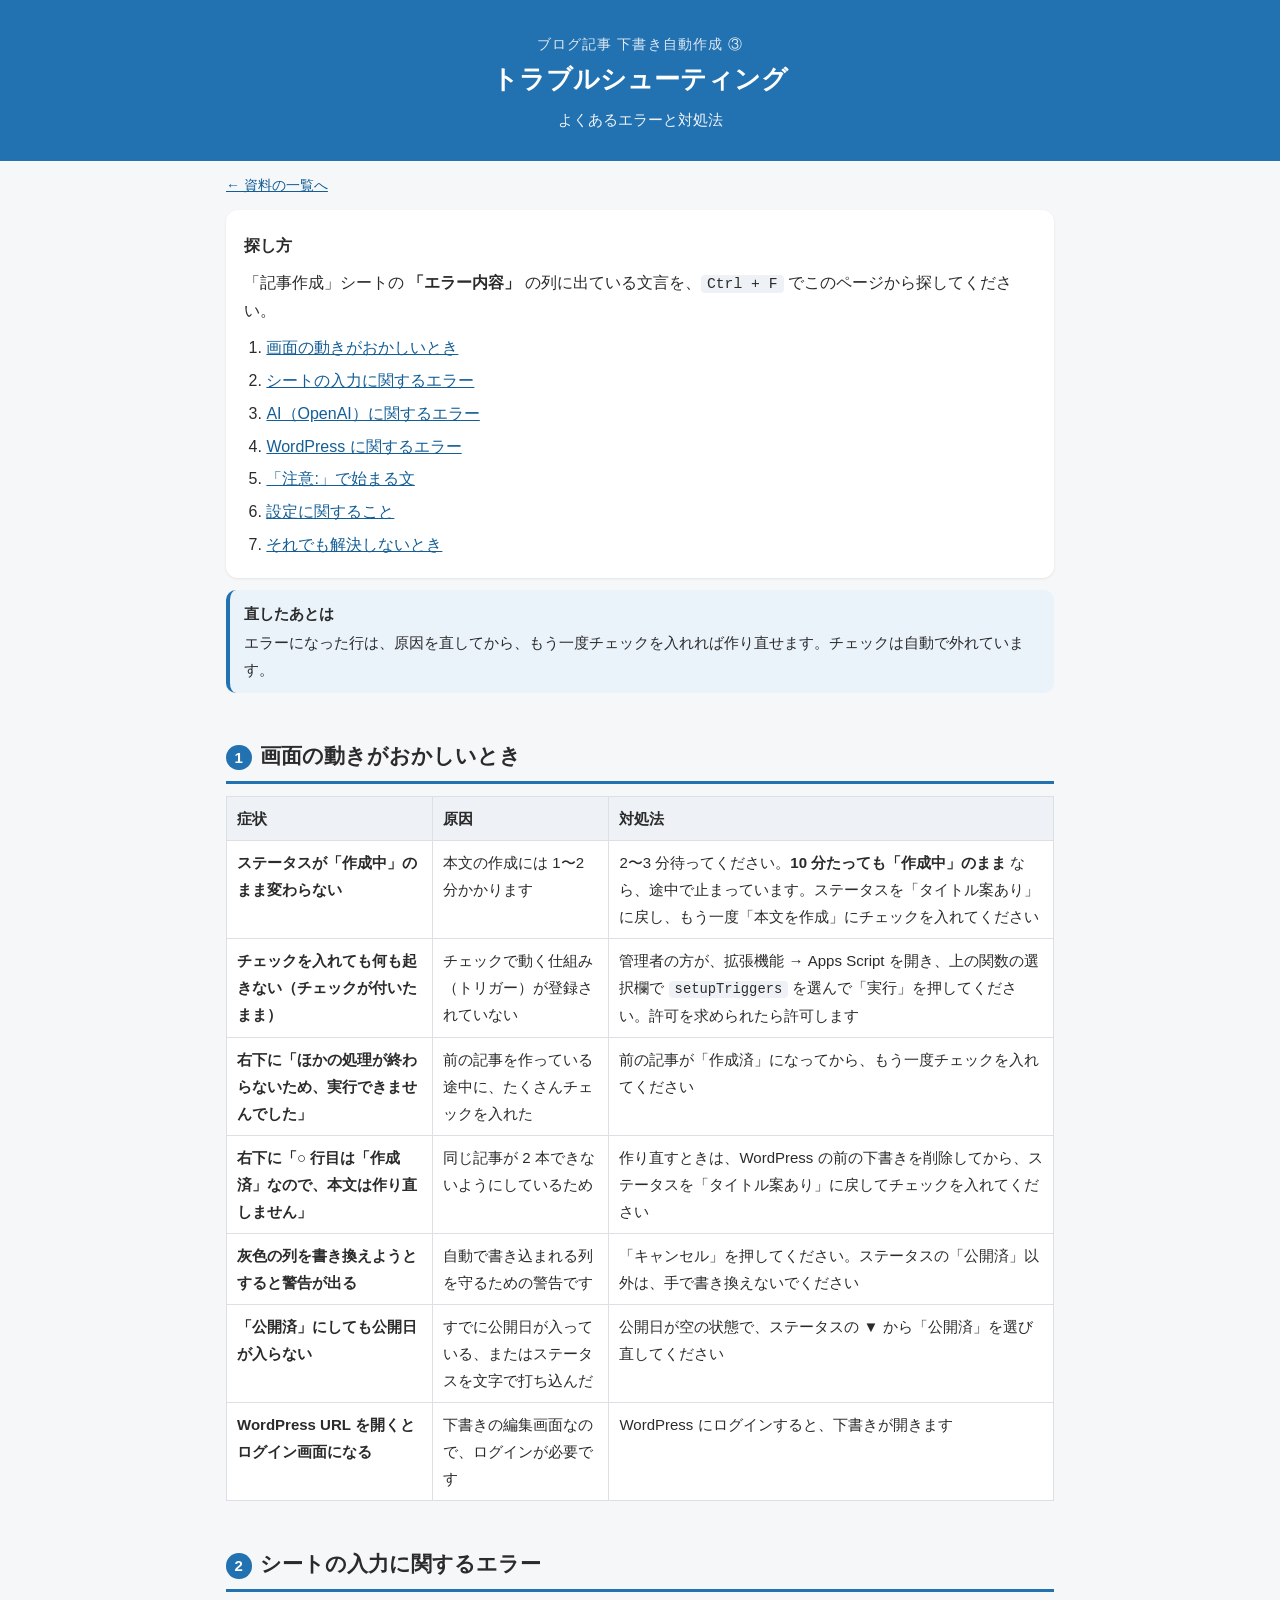
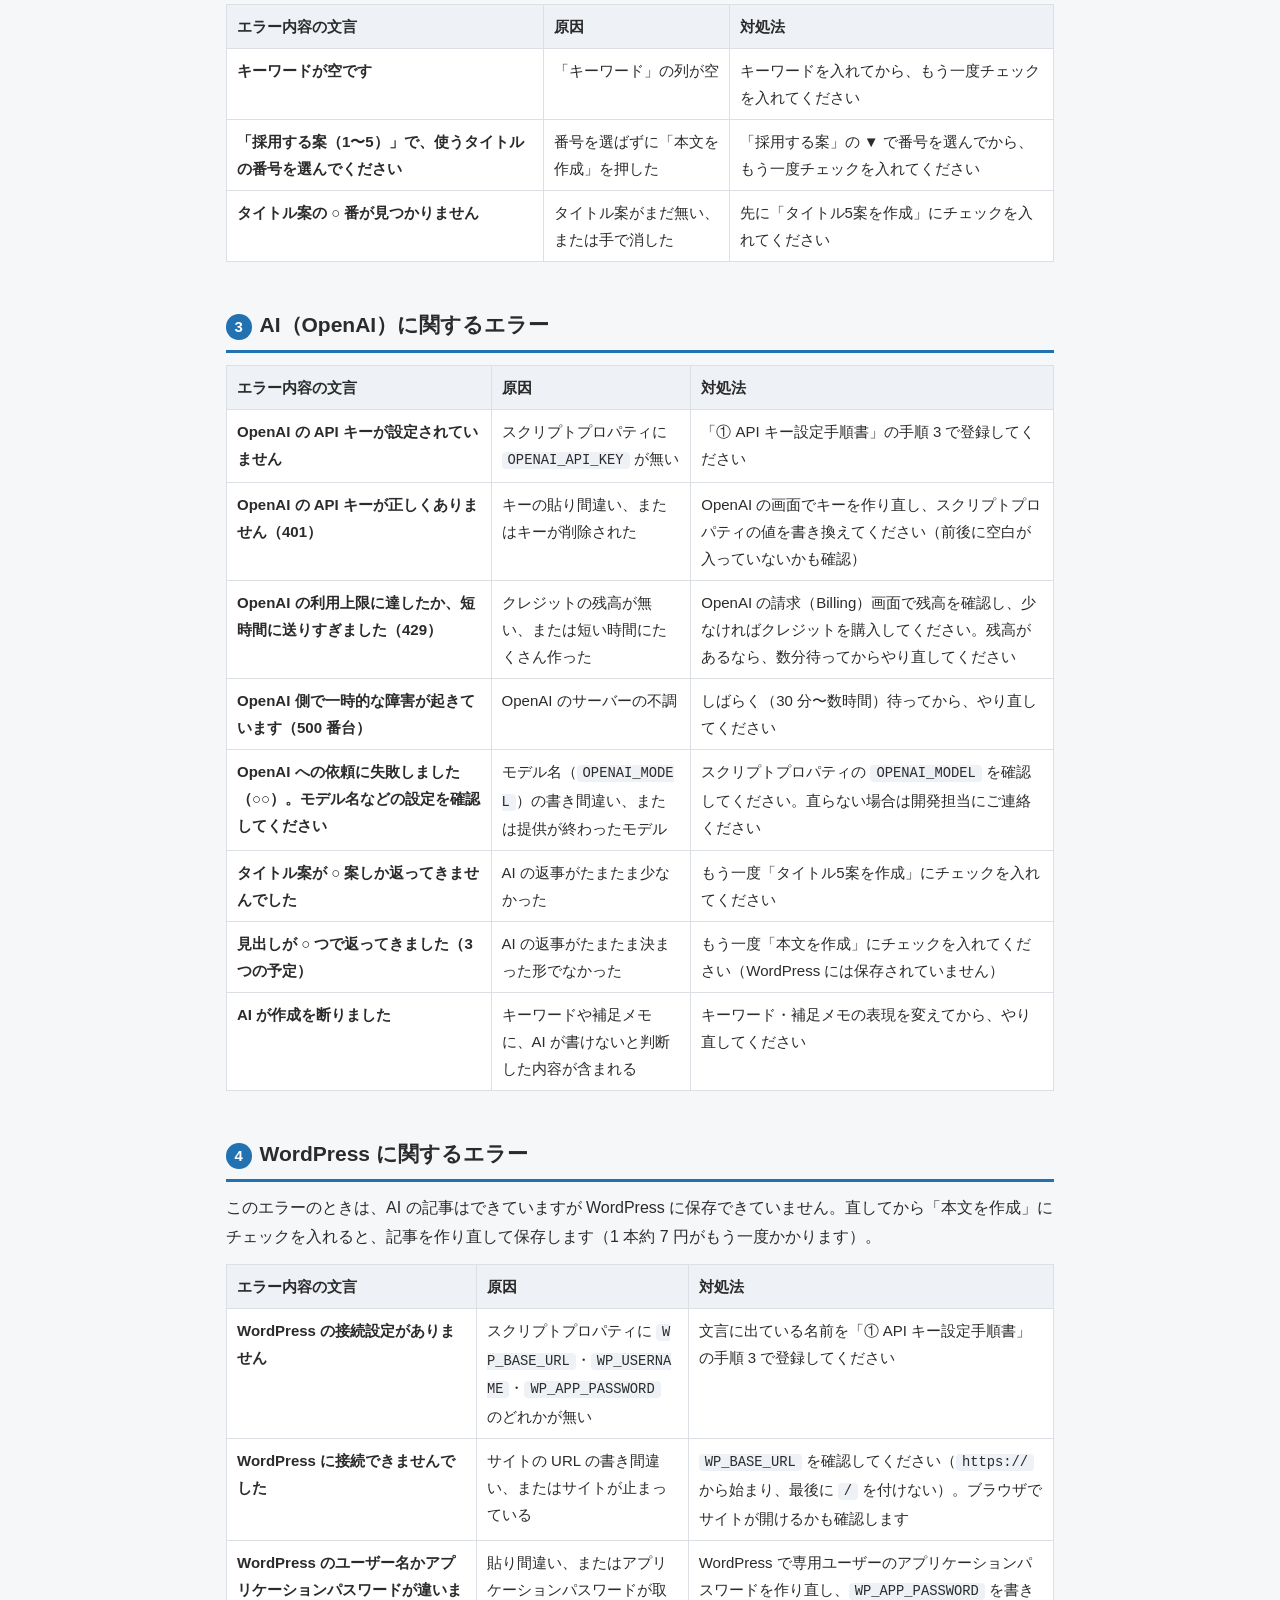
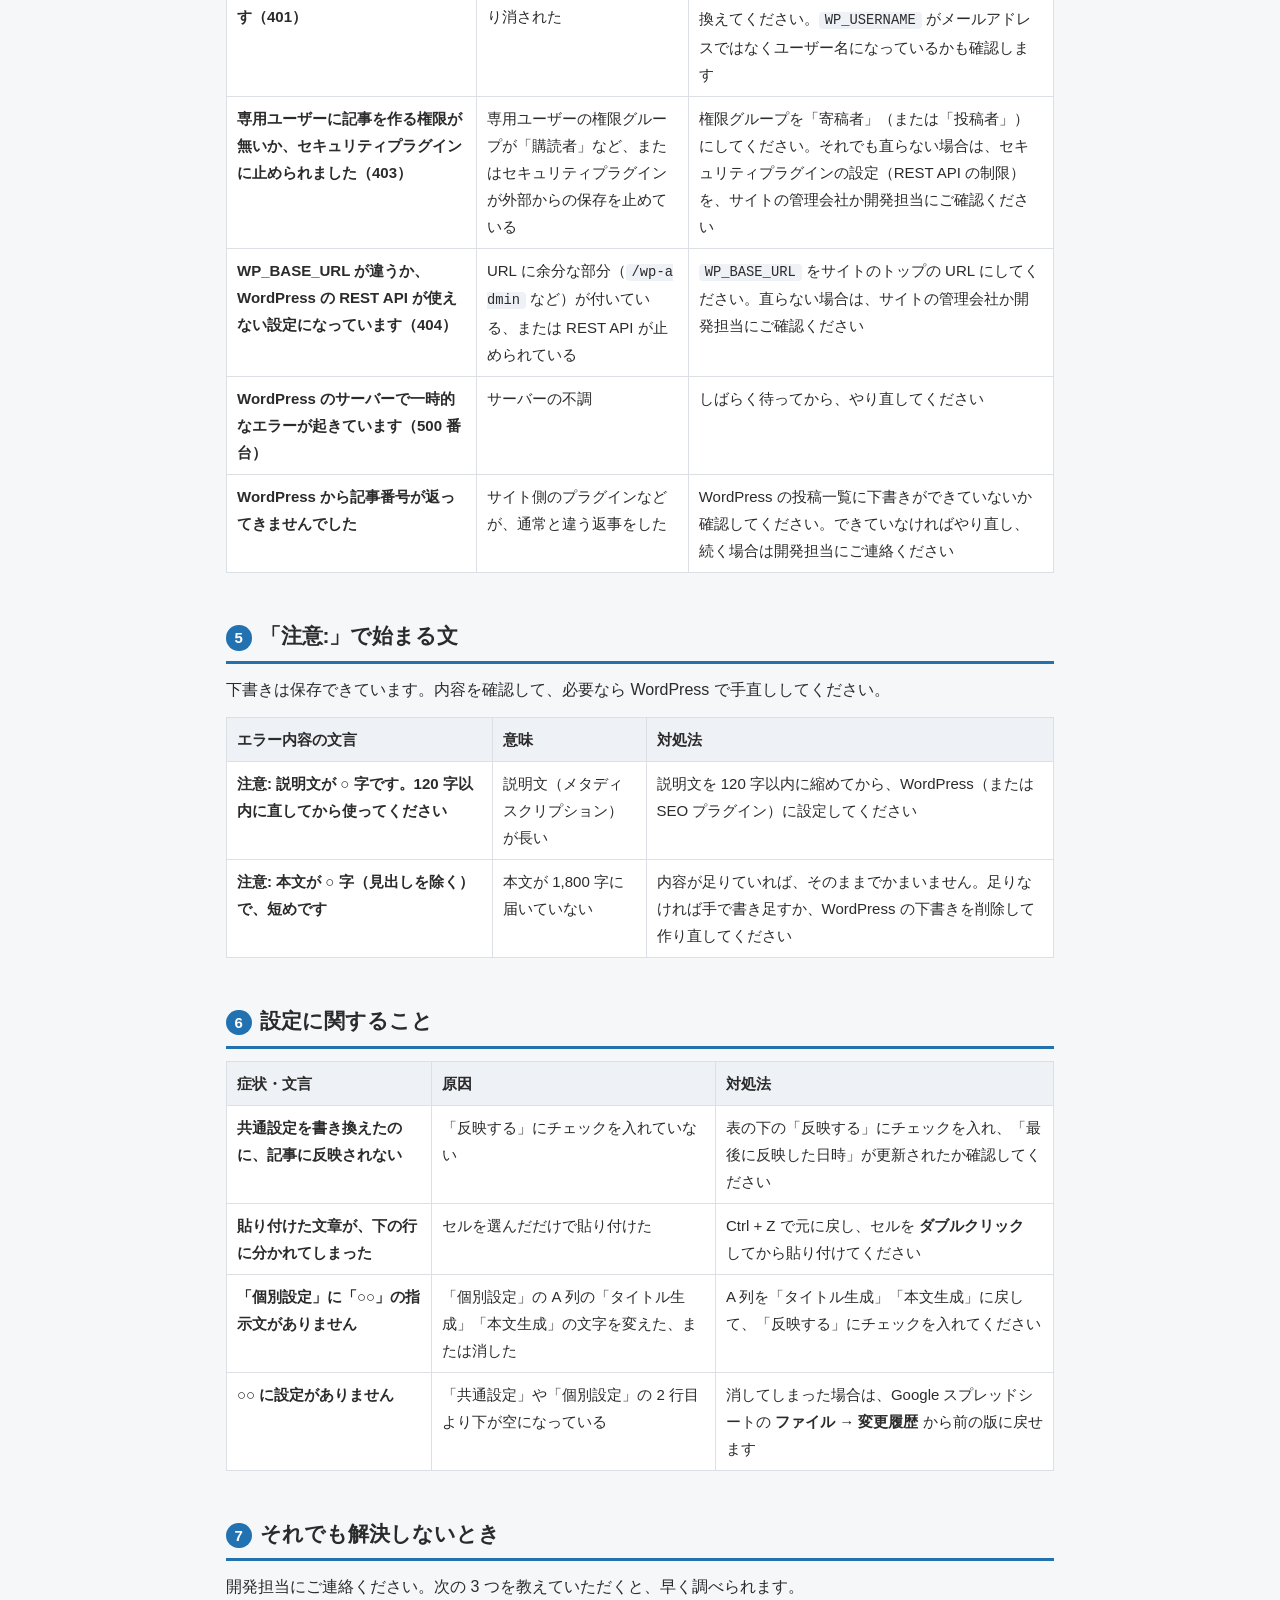
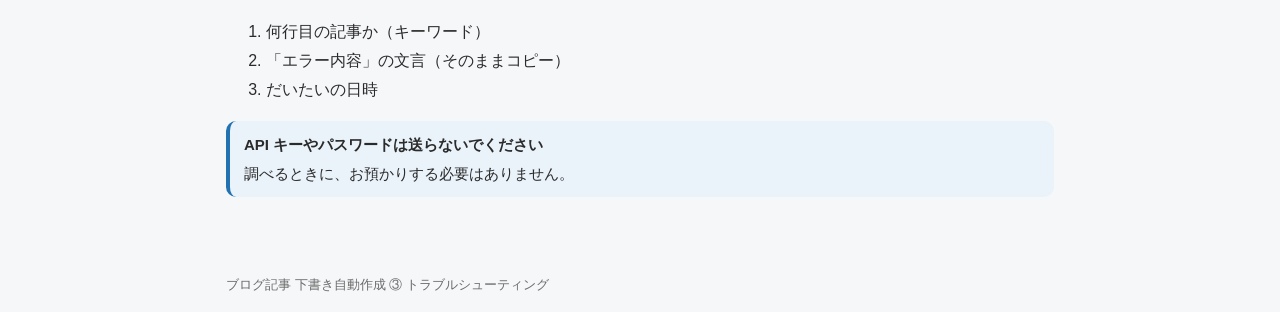
<file: docs/client/troubleshooting.html>
<!DOCTYPE html>
<html lang="ja">
<head>
<meta charset="utf-8">
<meta name="viewport" content="width=device-width, initial-scale=1">
<title>トラブルシューティング</title>
<link rel="stylesheet" href="style.css">
</head>
<body>
<header class="cover">
  <p class="kind">ブログ記事 下書き自動作成 ③</p>
  <h1>トラブルシューティング</h1>
  <p>よくあるエラーと対処法</p>
</header>
<nav class="back"><a href="index.html">← 資料の一覧へ</a></nav>
<main>

<div class="card toc">
  <p><strong>探し方</strong></p>
  <p>「記事作成」シートの <strong>「エラー内容」</strong> の列に出ている文言を、<code>Ctrl + F</code> でこのページから探してください。</p>
  <ol>
    <li><a href="#nothing">画面の動きがおかしいとき</a></li>
    <li><a href="#sheet">シートの入力に関するエラー</a></li>
    <li><a href="#openai">AI（OpenAI）に関するエラー</a></li>
    <li><a href="#wordpress">WordPress に関するエラー</a></li>
    <li><a href="#notice">「注意:」で始まる文</a></li>
    <li><a href="#settings">設定に関すること</a></li>
    <li><a href="#contact">それでも解決しないとき</a></li>
  </ol>
</div>

<div class="note">
  <strong>直したあとは</strong>
  エラーになった行は、原因を直してから、もう一度チェックを入れれば作り直せます。チェックは自動で外れています。
</div>

<h2 id="nothing"><span class="num">1</span>画面の動きがおかしいとき</h2>
<div class="table-wrap"><table>
  <tr><th>症状</th><th>原因</th><th>対処法</th></tr>
  <tr>
    <td class="msg">ステータスが「作成中」のまま変わらない</td>
    <td>本文の作成には 1〜2 分かかります</td>
    <td>2〜3 分待ってください。<strong>10 分たっても「作成中」のまま</strong> なら、途中で止まっています。ステータスを「タイトル案あり」に戻し、もう一度「本文を作成」にチェックを入れてください</td>
  </tr>
  <tr>
    <td class="msg">チェックを入れても何も起きない（チェックが付いたまま）</td>
    <td>チェックで動く仕組み（トリガー）が登録されていない</td>
    <td>管理者の方が、拡張機能 → Apps Script を開き、上の関数の選択欄で <code>setupTriggers</code> を選んで「実行」を押してください。許可を求められたら許可します</td>
  </tr>
  <tr>
    <td class="msg">右下に「ほかの処理が終わらないため、実行できませんでした」</td>
    <td>前の記事を作っている途中に、たくさんチェックを入れた</td>
    <td>前の記事が「作成済」になってから、もう一度チェックを入れてください</td>
  </tr>
  <tr>
    <td class="msg">右下に「○ 行目は「作成済」なので、本文は作り直しません」</td>
    <td>同じ記事が 2 本できないようにしているため</td>
    <td>作り直すときは、WordPress の前の下書きを削除してから、ステータスを「タイトル案あり」に戻してチェックを入れてください</td>
  </tr>
  <tr>
    <td class="msg">灰色の列を書き換えようとすると警告が出る</td>
    <td>自動で書き込まれる列を守るための警告です</td>
    <td>「キャンセル」を押してください。ステータスの「公開済」以外は、手で書き換えないでください</td>
  </tr>
  <tr>
    <td class="msg">「公開済」にしても公開日が入らない</td>
    <td>すでに公開日が入っている、またはステータスを文字で打ち込んだ</td>
    <td>公開日が空の状態で、ステータスの ▼ から「公開済」を選び直してください</td>
  </tr>
  <tr>
    <td class="msg">WordPress URL を開くとログイン画面になる</td>
    <td>下書きの編集画面なので、ログインが必要です</td>
    <td>WordPress にログインすると、下書きが開きます</td>
  </tr>
</table></div>

<h2 id="sheet"><span class="num">2</span>シートの入力に関するエラー</h2>
<div class="table-wrap"><table>
  <tr><th>エラー内容の文言</th><th>原因</th><th>対処法</th></tr>
  <tr>
    <td class="msg">キーワードが空です</td>
    <td>「キーワード」の列が空</td>
    <td>キーワードを入れてから、もう一度チェックを入れてください</td>
  </tr>
  <tr>
    <td class="msg">「採用する案（1〜5）」で、使うタイトルの番号を選んでください</td>
    <td>番号を選ばずに「本文を作成」を押した</td>
    <td>「採用する案」の ▼ で番号を選んでから、もう一度チェックを入れてください</td>
  </tr>
  <tr>
    <td class="msg">タイトル案の ○ 番が見つかりません</td>
    <td>タイトル案がまだ無い、または手で消した</td>
    <td>先に「タイトル5案を作成」にチェックを入れてください</td>
  </tr>
</table></div>

<h2 id="openai"><span class="num">3</span>AI（OpenAI）に関するエラー</h2>
<div class="table-wrap"><table>
  <tr><th>エラー内容の文言</th><th>原因</th><th>対処法</th></tr>
  <tr>
    <td class="msg">OpenAI の API キーが設定されていません</td>
    <td>スクリプトプロパティに <code>OPENAI_API_KEY</code> が無い</td>
    <td>「① API キー設定手順書」の手順 3 で登録してください</td>
  </tr>
  <tr>
    <td class="msg">OpenAI の API キーが正しくありません（401）</td>
    <td>キーの貼り間違い、またはキーが削除された</td>
    <td>OpenAI の画面でキーを作り直し、スクリプトプロパティの値を書き換えてください（前後に空白が入っていないかも確認）</td>
  </tr>
  <tr>
    <td class="msg">OpenAI の利用上限に達したか、短時間に送りすぎました（429）</td>
    <td>クレジットの残高が無い、または短い時間にたくさん作った</td>
    <td>OpenAI の請求（Billing）画面で残高を確認し、少なければクレジットを購入してください。残高があるなら、数分待ってからやり直してください</td>
  </tr>
  <tr>
    <td class="msg">OpenAI 側で一時的な障害が起きています（500 番台）</td>
    <td>OpenAI のサーバーの不調</td>
    <td>しばらく（30 分〜数時間）待ってから、やり直してください</td>
  </tr>
  <tr>
    <td class="msg">OpenAI への依頼に失敗しました（○○）。モデル名などの設定を確認してください</td>
    <td>モデル名（<code>OPENAI_MODEL</code>）の書き間違い、または提供が終わったモデル</td>
    <td>スクリプトプロパティの <code>OPENAI_MODEL</code> を確認してください。直らない場合は開発担当にご連絡ください</td>
  </tr>
  <tr>
    <td class="msg">タイトル案が ○ 案しか返ってきませんでした</td>
    <td>AI の返事がたまたま少なかった</td>
    <td>もう一度「タイトル5案を作成」にチェックを入れてください</td>
  </tr>
  <tr>
    <td class="msg">見出しが ○ つで返ってきました（3 つの予定）</td>
    <td>AI の返事がたまたま決まった形でなかった</td>
    <td>もう一度「本文を作成」にチェックを入れてください（WordPress には保存されていません）</td>
  </tr>
  <tr>
    <td class="msg">AI が作成を断りました</td>
    <td>キーワードや補足メモに、AI が書けないと判断した内容が含まれる</td>
    <td>キーワード・補足メモの表現を変えてから、やり直してください</td>
  </tr>
</table></div>

<h2 id="wordpress"><span class="num">4</span>WordPress に関するエラー</h2>
<p>このエラーのときは、AI の記事はできていますが WordPress に保存できていません。直してから「本文を作成」にチェックを入れると、記事を作り直して保存します（1 本約 7 円がもう一度かかります）。</p>
<div class="table-wrap"><table>
  <tr><th>エラー内容の文言</th><th>原因</th><th>対処法</th></tr>
  <tr>
    <td class="msg">WordPress の接続設定がありません</td>
    <td>スクリプトプロパティに <code>WP_BASE_URL</code>・<code>WP_USERNAME</code>・<code>WP_APP_PASSWORD</code> のどれかが無い</td>
    <td>文言に出ている名前を「① API キー設定手順書」の手順 3 で登録してください</td>
  </tr>
  <tr>
    <td class="msg">WordPress に接続できませんでした</td>
    <td>サイトの URL の書き間違い、またはサイトが止まっている</td>
    <td><code>WP_BASE_URL</code> を確認してください（<code>https://</code> から始まり、最後に <code>/</code> を付けない）。ブラウザでサイトが開けるかも確認します</td>
  </tr>
  <tr>
    <td class="msg">WordPress のユーザー名かアプリケーションパスワードが違います（401）</td>
    <td>貼り間違い、またはアプリケーションパスワードが取り消された</td>
    <td>WordPress で専用ユーザーのアプリケーションパスワードを作り直し、<code>WP_APP_PASSWORD</code> を書き換えてください。<code>WP_USERNAME</code> がメールアドレスではなくユーザー名になっているかも確認します</td>
  </tr>
  <tr>
    <td class="msg">専用ユーザーに記事を作る権限が無いか、セキュリティプラグインに止められました（403）</td>
    <td>専用ユーザーの権限グループが「購読者」など、またはセキュリティプラグインが外部からの保存を止めている</td>
    <td>権限グループを「寄稿者」（または「投稿者」）にしてください。それでも直らない場合は、セキュリティプラグインの設定（REST API の制限）を、サイトの管理会社か開発担当にご確認ください</td>
  </tr>
  <tr>
    <td class="msg">WP_BASE_URL が違うか、WordPress の REST API が使えない設定になっています（404）</td>
    <td>URL に余分な部分（<code>/wp-admin</code> など）が付いている、または REST API が止められている</td>
    <td><code>WP_BASE_URL</code> をサイトのトップの URL にしてください。直らない場合は、サイトの管理会社か開発担当にご確認ください</td>
  </tr>
  <tr>
    <td class="msg">WordPress のサーバーで一時的なエラーが起きています（500 番台）</td>
    <td>サーバーの不調</td>
    <td>しばらく待ってから、やり直してください</td>
  </tr>
  <tr>
    <td class="msg">WordPress から記事番号が返ってきませんでした</td>
    <td>サイト側のプラグインなどが、通常と違う返事をした</td>
    <td>WordPress の投稿一覧に下書きができていないか確認してください。できていなければやり直し、続く場合は開発担当にご連絡ください</td>
  </tr>
</table></div>

<h2 id="notice"><span class="num">5</span>「注意:」で始まる文</h2>
<p>下書きは保存できています。内容を確認して、必要なら WordPress で手直ししてください。</p>
<div class="table-wrap"><table>
  <tr><th>エラー内容の文言</th><th>意味</th><th>対処法</th></tr>
  <tr>
    <td class="msg">注意: 説明文が ○ 字です。120 字以内に直してから使ってください</td>
    <td>説明文（メタディスクリプション）が長い</td>
    <td>説明文を 120 字以内に縮めてから、WordPress（または SEO プラグイン）に設定してください</td>
  </tr>
  <tr>
    <td class="msg">注意: 本文が ○ 字（見出しを除く）で、短めです</td>
    <td>本文が 1,800 字に届いていない</td>
    <td>内容が足りていれば、そのままでかまいません。足りなければ手で書き足すか、WordPress の下書きを削除して作り直してください</td>
  </tr>
</table></div>

<h2 id="settings"><span class="num">6</span>設定に関すること</h2>
<div class="table-wrap"><table>
  <tr><th>症状・文言</th><th>原因</th><th>対処法</th></tr>
  <tr>
    <td class="msg">共通設定を書き換えたのに、記事に反映されない</td>
    <td>「反映する」にチェックを入れていない</td>
    <td>表の下の「反映する」にチェックを入れ、「最後に反映した日時」が更新されたか確認してください</td>
  </tr>
  <tr>
    <td class="msg">貼り付けた文章が、下の行に分かれてしまった</td>
    <td>セルを選んだだけで貼り付けた</td>
    <td>Ctrl + Z で元に戻し、セルを <strong>ダブルクリック</strong> してから貼り付けてください</td>
  </tr>
  <tr>
    <td class="msg">「個別設定」に「○○」の指示文がありません</td>
    <td>「個別設定」の A 列の「タイトル生成」「本文生成」の文字を変えた、または消した</td>
    <td>A 列を「タイトル生成」「本文生成」に戻して、「反映する」にチェックを入れてください</td>
  </tr>
  <tr>
    <td class="msg">○○ に設定がありません</td>
    <td>「共通設定」や「個別設定」の 2 行目より下が空になっている</td>
    <td>消してしまった場合は、Google スプレッドシートの <strong>ファイル → 変更履歴</strong> から前の版に戻せます</td>
  </tr>
</table></div>

<h2 id="contact"><span class="num">7</span>それでも解決しないとき</h2>
<p>開発担当にご連絡ください。次の 3 つを教えていただくと、早く調べられます。</p>
<ol>
  <li>何行目の記事か（キーワード）</li>
  <li>「エラー内容」の文言（そのままコピー）</li>
  <li>だいたいの日時</li>
</ol>
<div class="note">
  <strong>API キーやパスワードは送らないでください</strong>
  調べるときに、お預かりする必要はありません。
</div>

</main>
<footer>ブログ記事 下書き自動作成 ③ トラブルシューティング</footer>
</body>
</html>
</file>
<file: docs/client/style.css>
:root {
  --primary: #2271B1;
  --primary-dark: #135E96;
  --auto: #6B6B6B;
  --base: #F6F7F9;
  --surface: #FFFFFF;
  --ink: #2B2B2B;
  --muted: #6B6B6B;
  --line: #DCDFE4;
  --danger: #D63638;
  --danger-bg: #FCEDED;
  --warn-bg: #FFF8E5;
  --ok: #0F7B3E;
}
* { box-sizing: border-box; }
html { -webkit-text-size-adjust: 100%; }
body {
  margin: 0;
  background: var(--base);
  color: var(--ink);
  font-family: -apple-system, BlinkMacSystemFont, "Hiragino Sans", "Yu Gothic", "Meiryo", sans-serif;
  font-size: 16px;
  line-height: 1.8;
}
main { max-width: 860px; margin: 0 auto; padding: 0 16px 64px; }
header.cover {
  background: var(--primary);
  color: #fff;
  padding: 32px 20px 28px;
  text-align: center;
}
header.cover .kind { margin: 0 0 4px; font-size: 14px; opacity: .85; letter-spacing: .08em; }
header.cover h1 { margin: 0; font-size: 26px; line-height: 1.4; }
header.cover p { margin: 8px 0 0; font-size: 15px; opacity: .92; }
nav.back { max-width: 860px; margin: 12px auto 0; padding: 0 16px; font-size: 14px; }
h2 {
  font-size: 21px;
  margin: 44px 0 12px;
  padding-bottom: 6px;
  border-bottom: 3px solid var(--primary);
  scroll-margin-top: 12px;
}
h2 .num {
  display: inline-block; min-width: 1.7em; height: 1.7em; line-height: 1.7em;
  margin-right: 8px; border-radius: 50%;
  background: var(--primary); color: #fff; text-align: center; font-size: 15px;
}
h3 { font-size: 17px; margin: 28px 0 8px; }
p { margin: 8px 0; }
a { color: var(--primary-dark); }
code {
  font-family: "Consolas", "Menlo", monospace;
  background: #EEF1F5;
  padding: 1px 6px;
  border-radius: 4px;
  font-size: .92em;
  word-break: break-all;
}
.card {
  background: var(--surface);
  border-radius: 12px;
  padding: 14px 18px;
  margin: 12px 0;
  box-shadow: 0 1px 3px rgba(0,0,0,.08);
}
.toc ol { margin: 0; padding-left: 1.4em; }
.toc li { margin: 4px 0; }
ol.steps { padding-left: 1.4em; }
ol.steps > li { margin: 8px 0; }
.note, .warn, .danger {
  border-radius: 10px;
  padding: 10px 14px;
  margin: 12px 0;
  font-size: 15px;
}
.note { background: #EAF2FA; border-left: 4px solid var(--primary); }
.warn { background: var(--warn-bg); border-left: 4px solid #DBA617; }
.danger { background: var(--danger-bg); border-left: 4px solid var(--danger); }
.note strong, .warn strong, .danger strong { display: block; margin-bottom: 2px; }
figure { margin: 14px 0 20px; }
figure img {
  display: block;
  max-width: 100%;
  height: auto;
  border: 1px solid var(--line);
  border-radius: 8px;
  background: #fff;
}
figcaption { font-size: 14px; color: var(--muted); margin-top: 6px; }
.table-wrap { overflow-x: auto; margin: 12px 0; }
table { border-collapse: collapse; width: 100%; background: var(--surface); font-size: 15px; }
th, td { border: 1px solid var(--line); padding: 8px 10px; text-align: left; vertical-align: top; }
th { background: #EEF1F5; white-space: nowrap; }
td.msg { font-weight: bold; }
.badge {
  display: inline-block; padding: 0 8px; border-radius: 999px;
  font-size: 13px; color: #fff; vertical-align: 1px;
}
.badge.input { background: var(--primary); }
.badge.auto { background: var(--auto); }
.badge.time { background: var(--ok); }
.step {
  background: var(--surface);
  border-radius: 12px;
  padding: 6px 18px 12px;
  margin: 18px 0;
  box-shadow: 0 1px 3px rgba(0,0,0,.08);
}
.step h3 { margin-top: 14px; }
.step h3 .label {
  display: inline-block; margin-right: 8px; padding: 0 10px; border-radius: 6px;
  background: var(--primary); color: #fff; font-size: 14px;
}
.docs { display: grid; gap: 14px; margin: 24px 0; }
.docs a.doc {
  display: block; text-decoration: none; color: var(--ink);
  background: var(--surface); border-radius: 12px; padding: 16px 18px;
  box-shadow: 0 1px 3px rgba(0,0,0,.08); border-left: 6px solid var(--primary);
}
.docs a.doc:hover { box-shadow: 0 2px 8px rgba(0,0,0,.14); }
.docs .doc .t { font-size: 18px; font-weight: bold; color: var(--primary-dark); }
.docs .doc .d { font-size: 15px; color: var(--muted); }
footer { max-width: 860px; margin: 0 auto; padding: 0 16px 40px; font-size: 13px; color: var(--muted); }
@media print {
  body { background: #fff; font-size: 12pt; }
  header.cover { background: #fff; color: var(--ink); border-bottom: 3px solid var(--primary); }
  nav.back { display: none; }
  .card, .step { box-shadow: none; border: 1px solid var(--line); }
  h2 { break-after: avoid; }
  figure, .step, tr { break-inside: avoid; }
}
</file>
